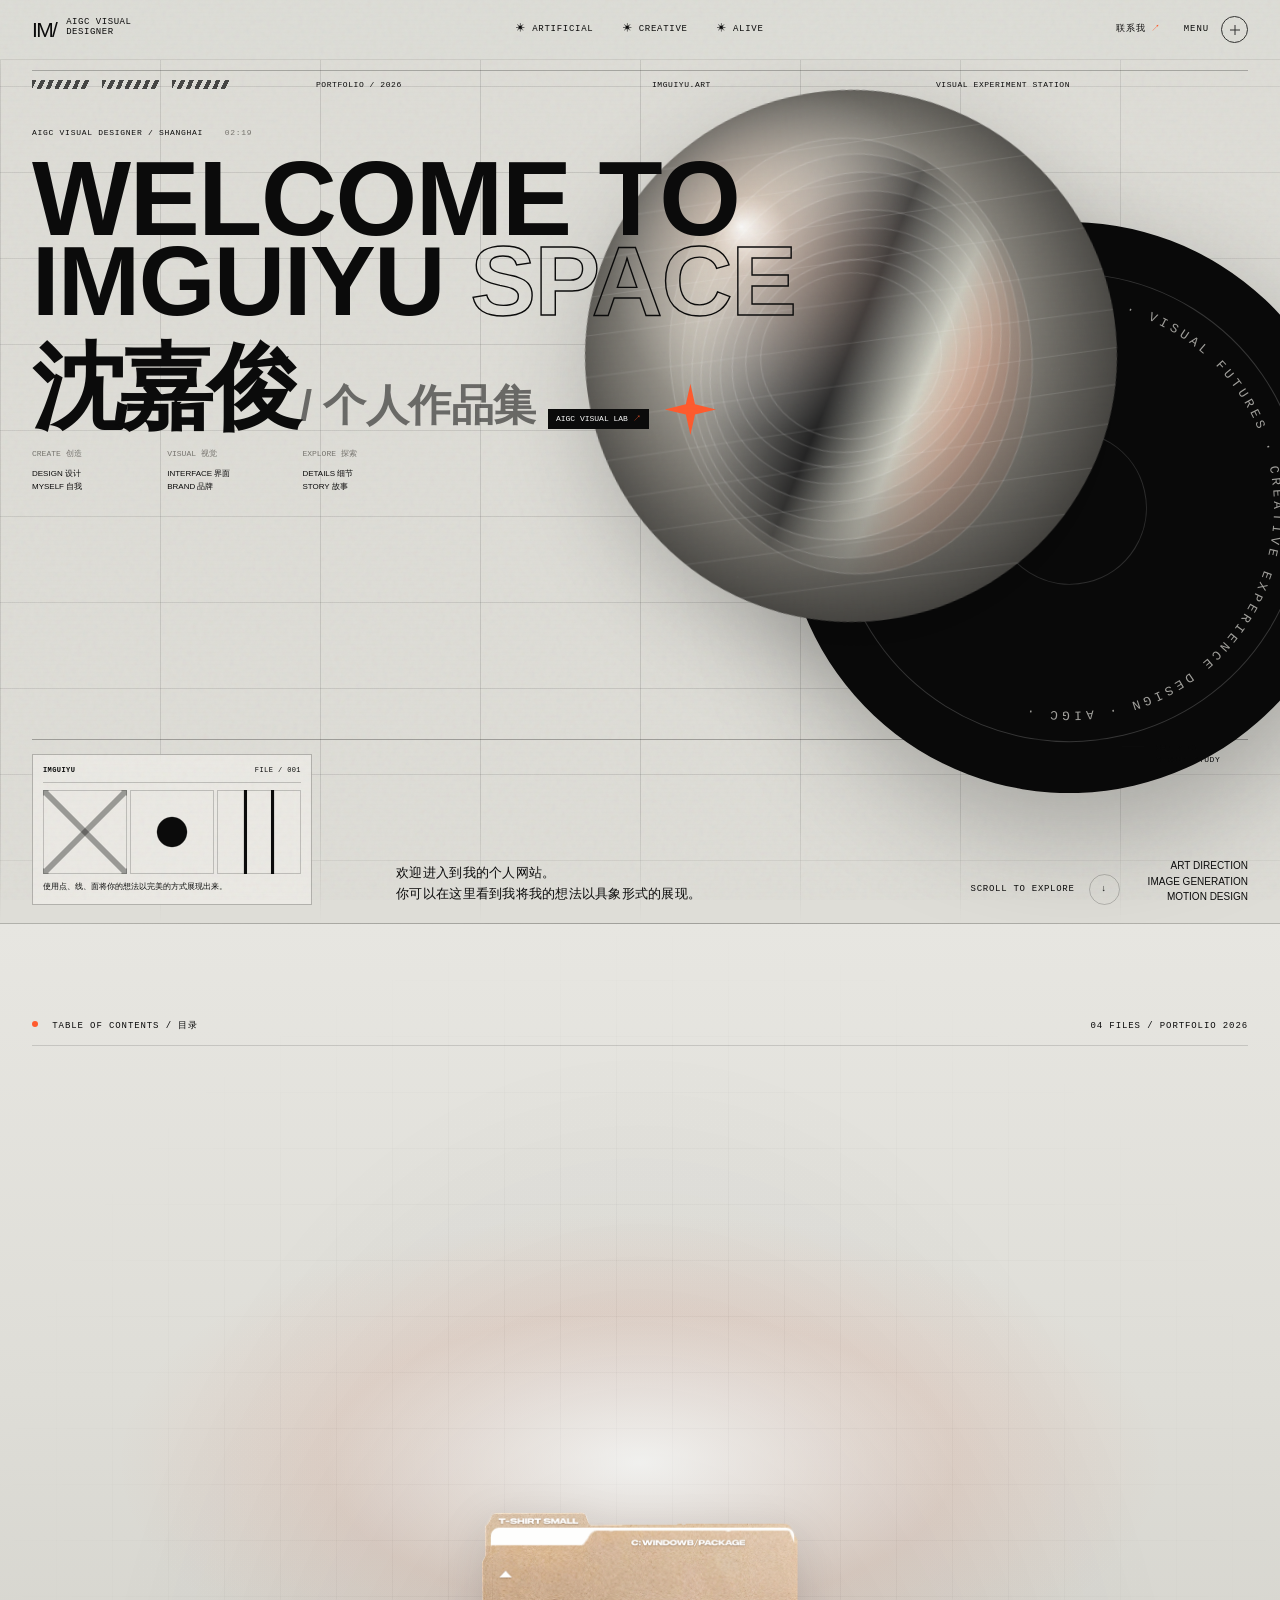
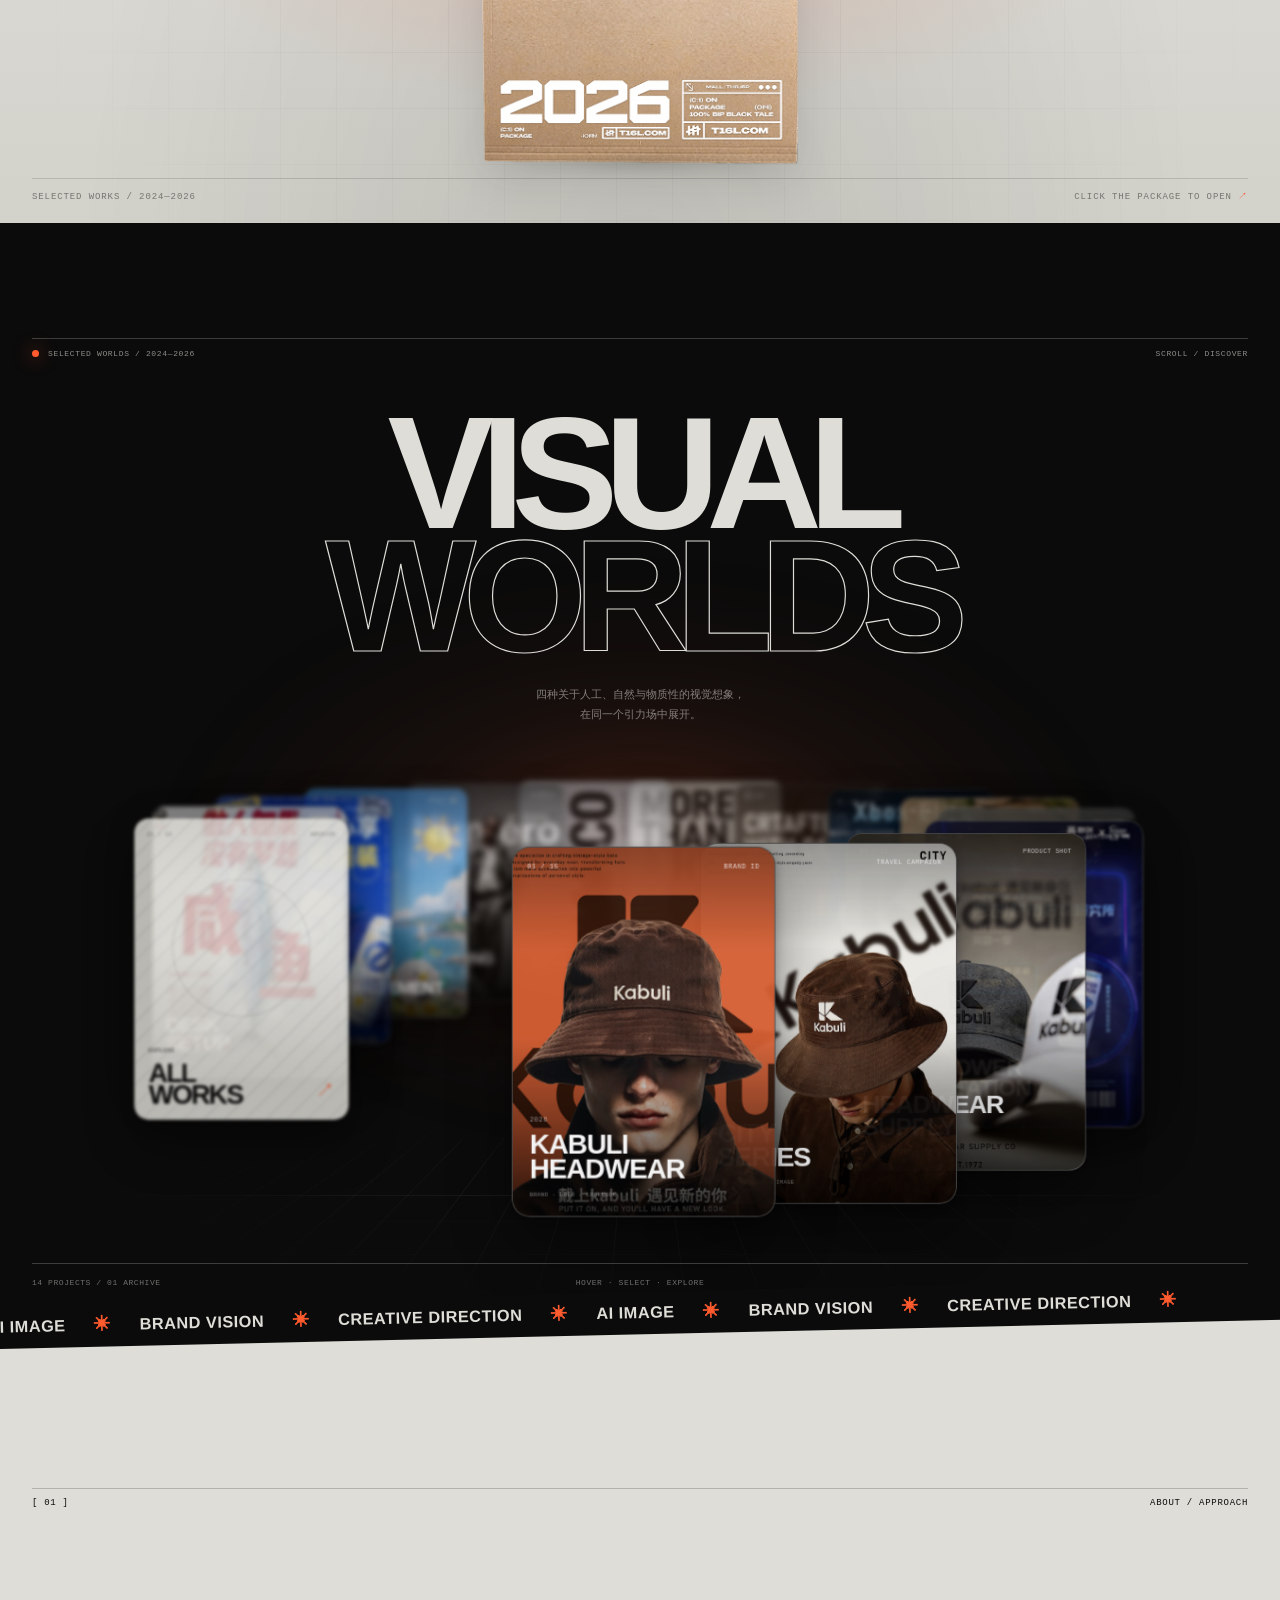
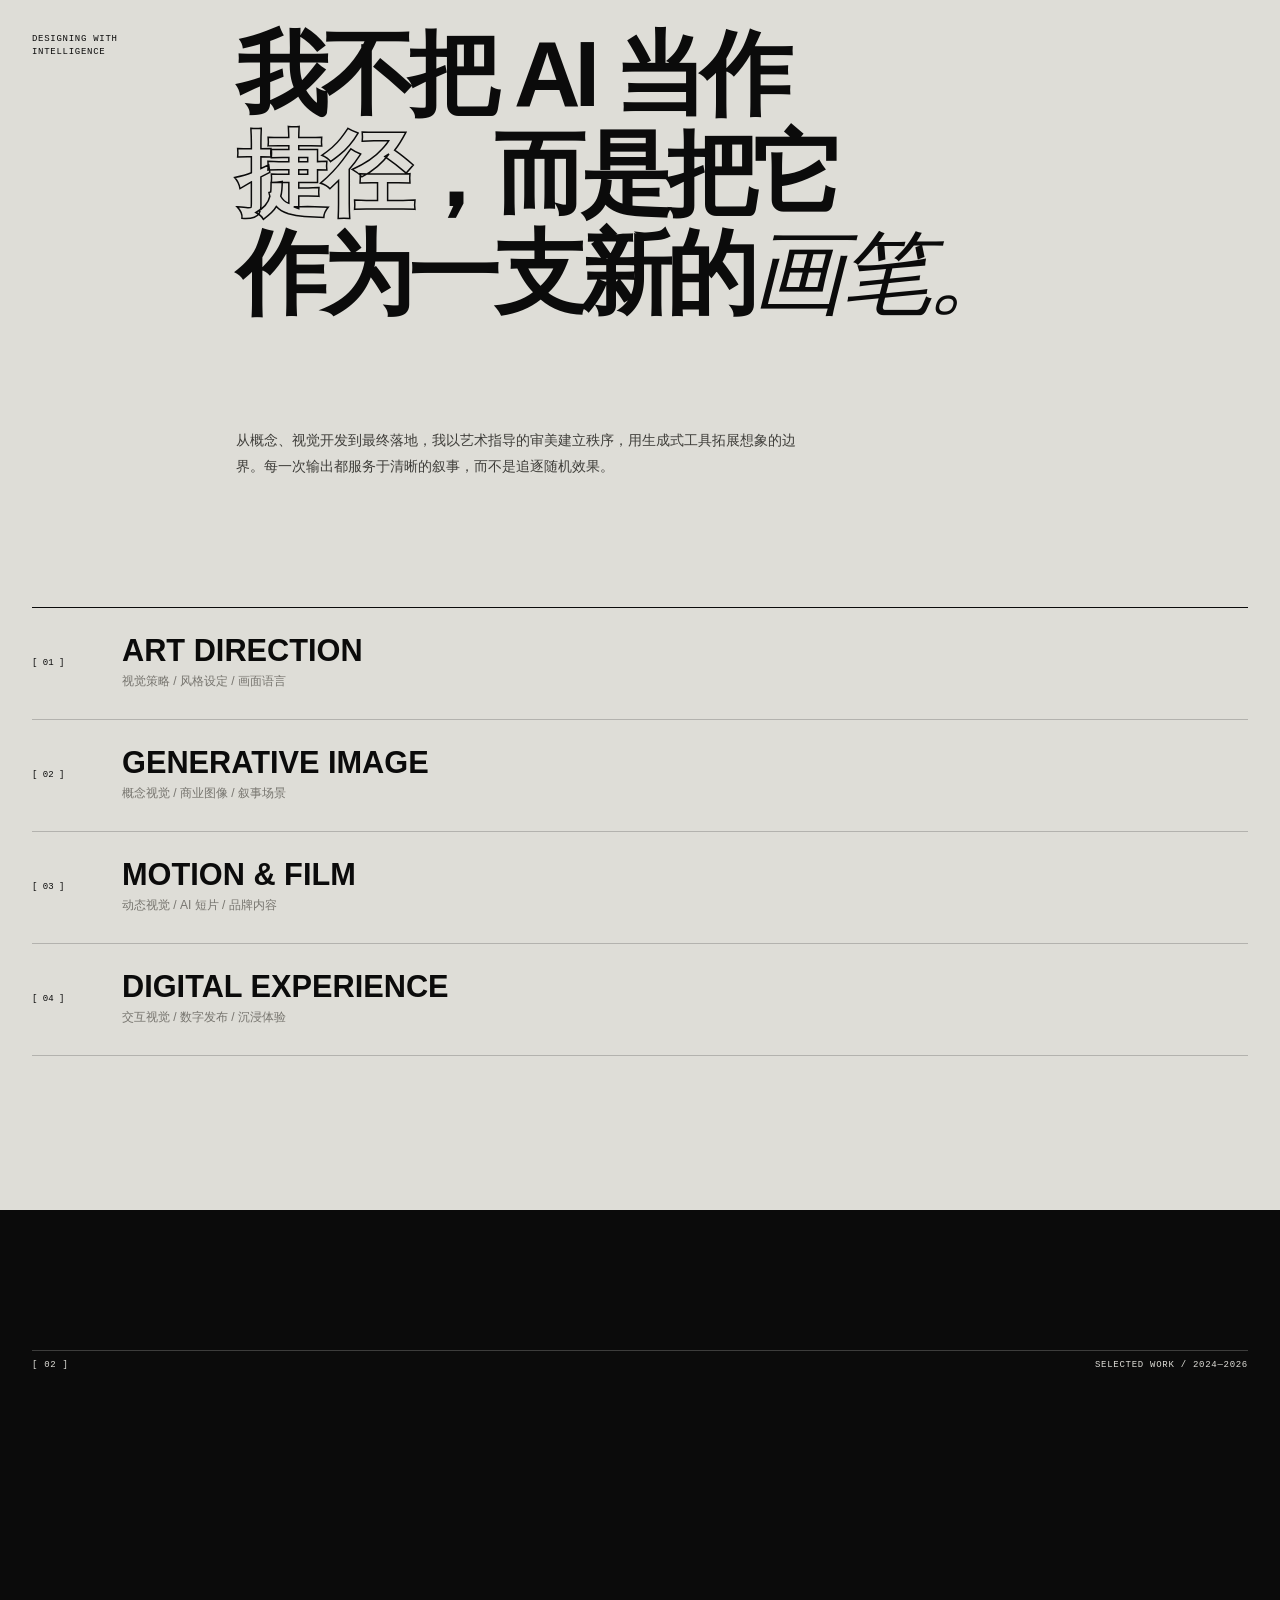
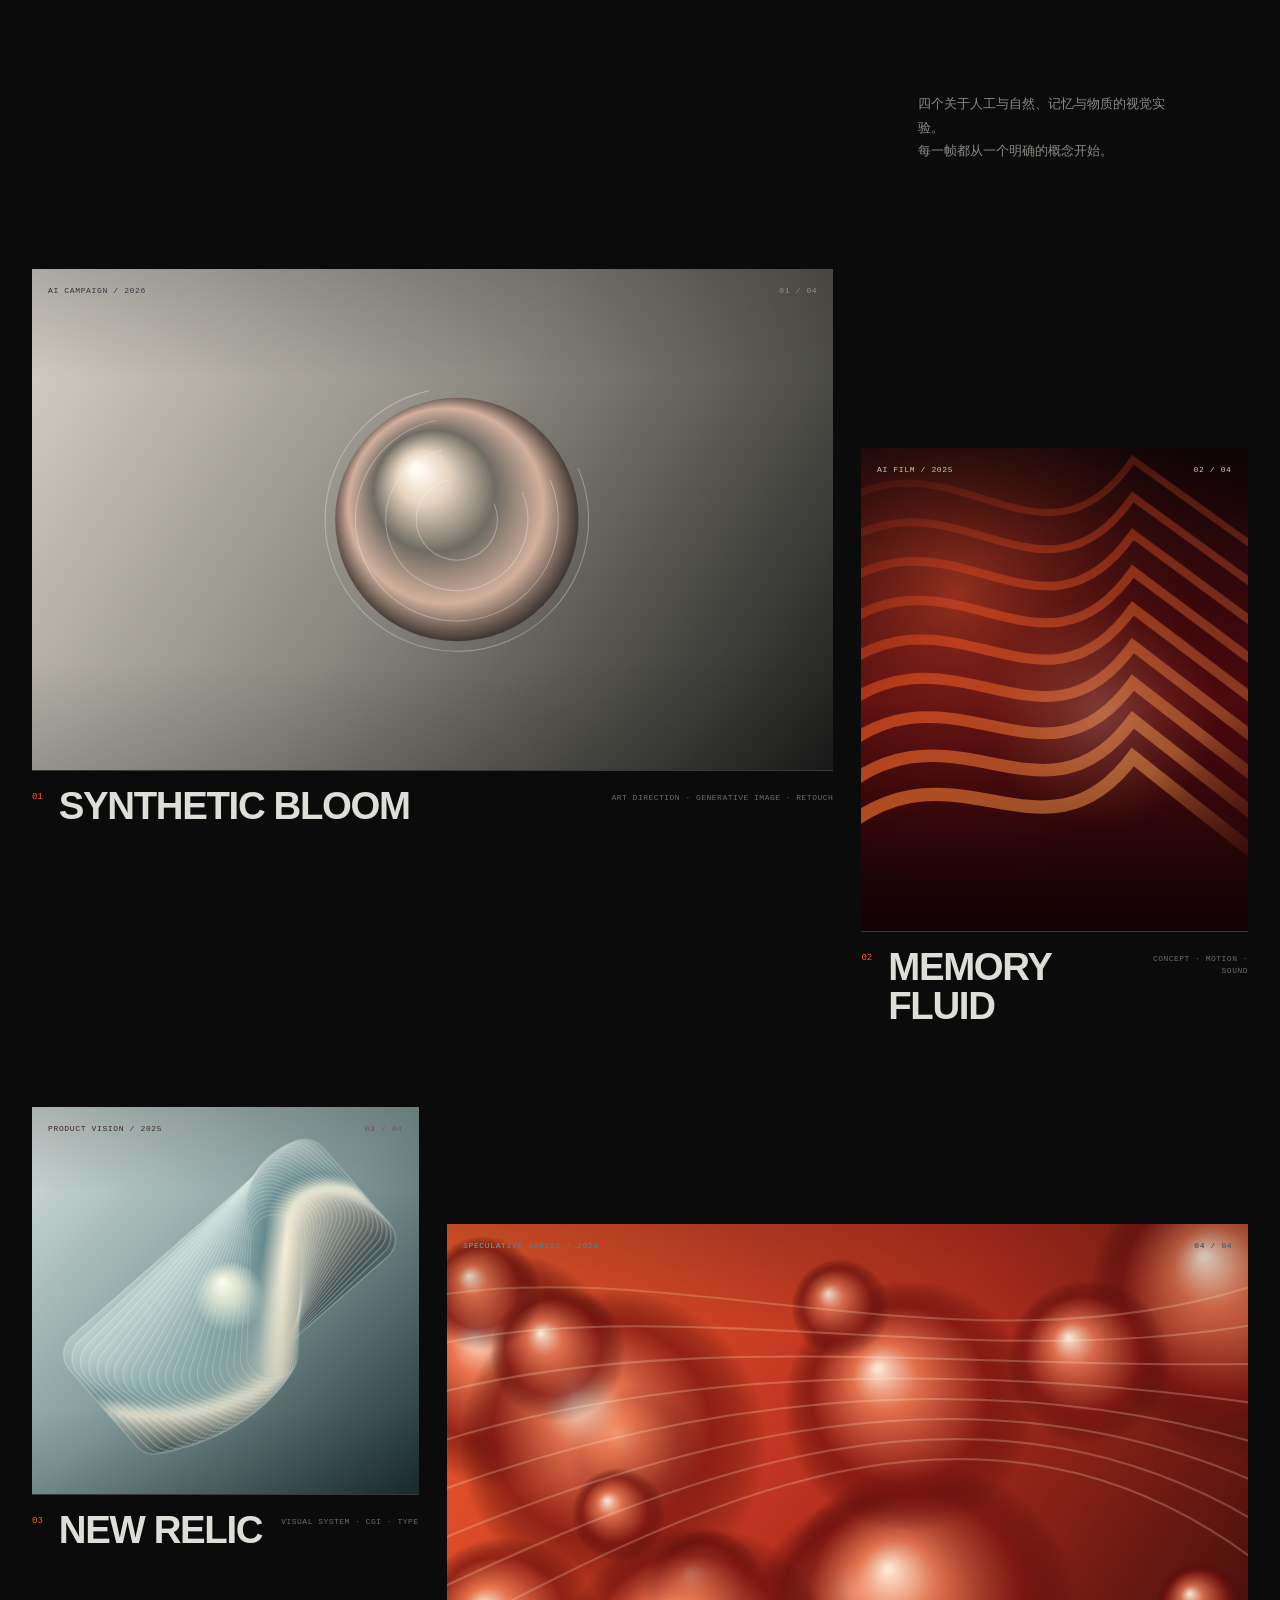
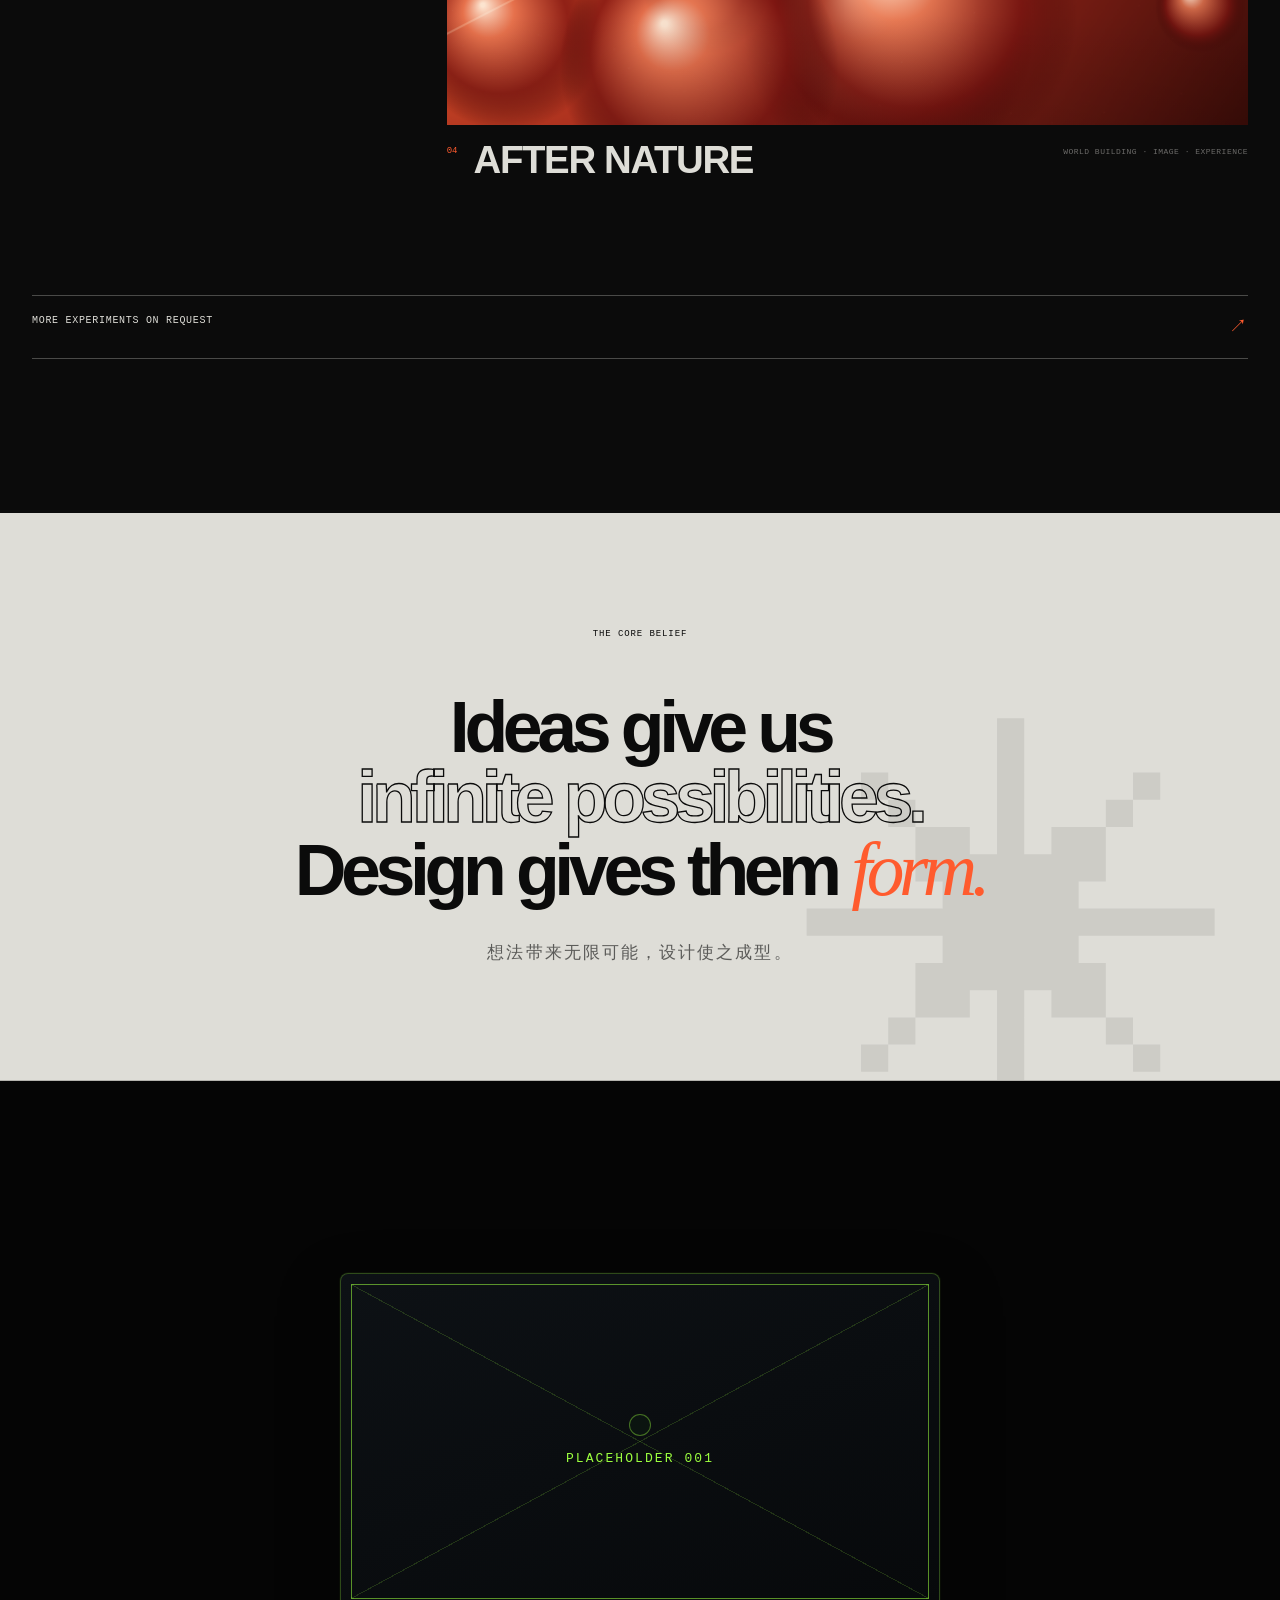
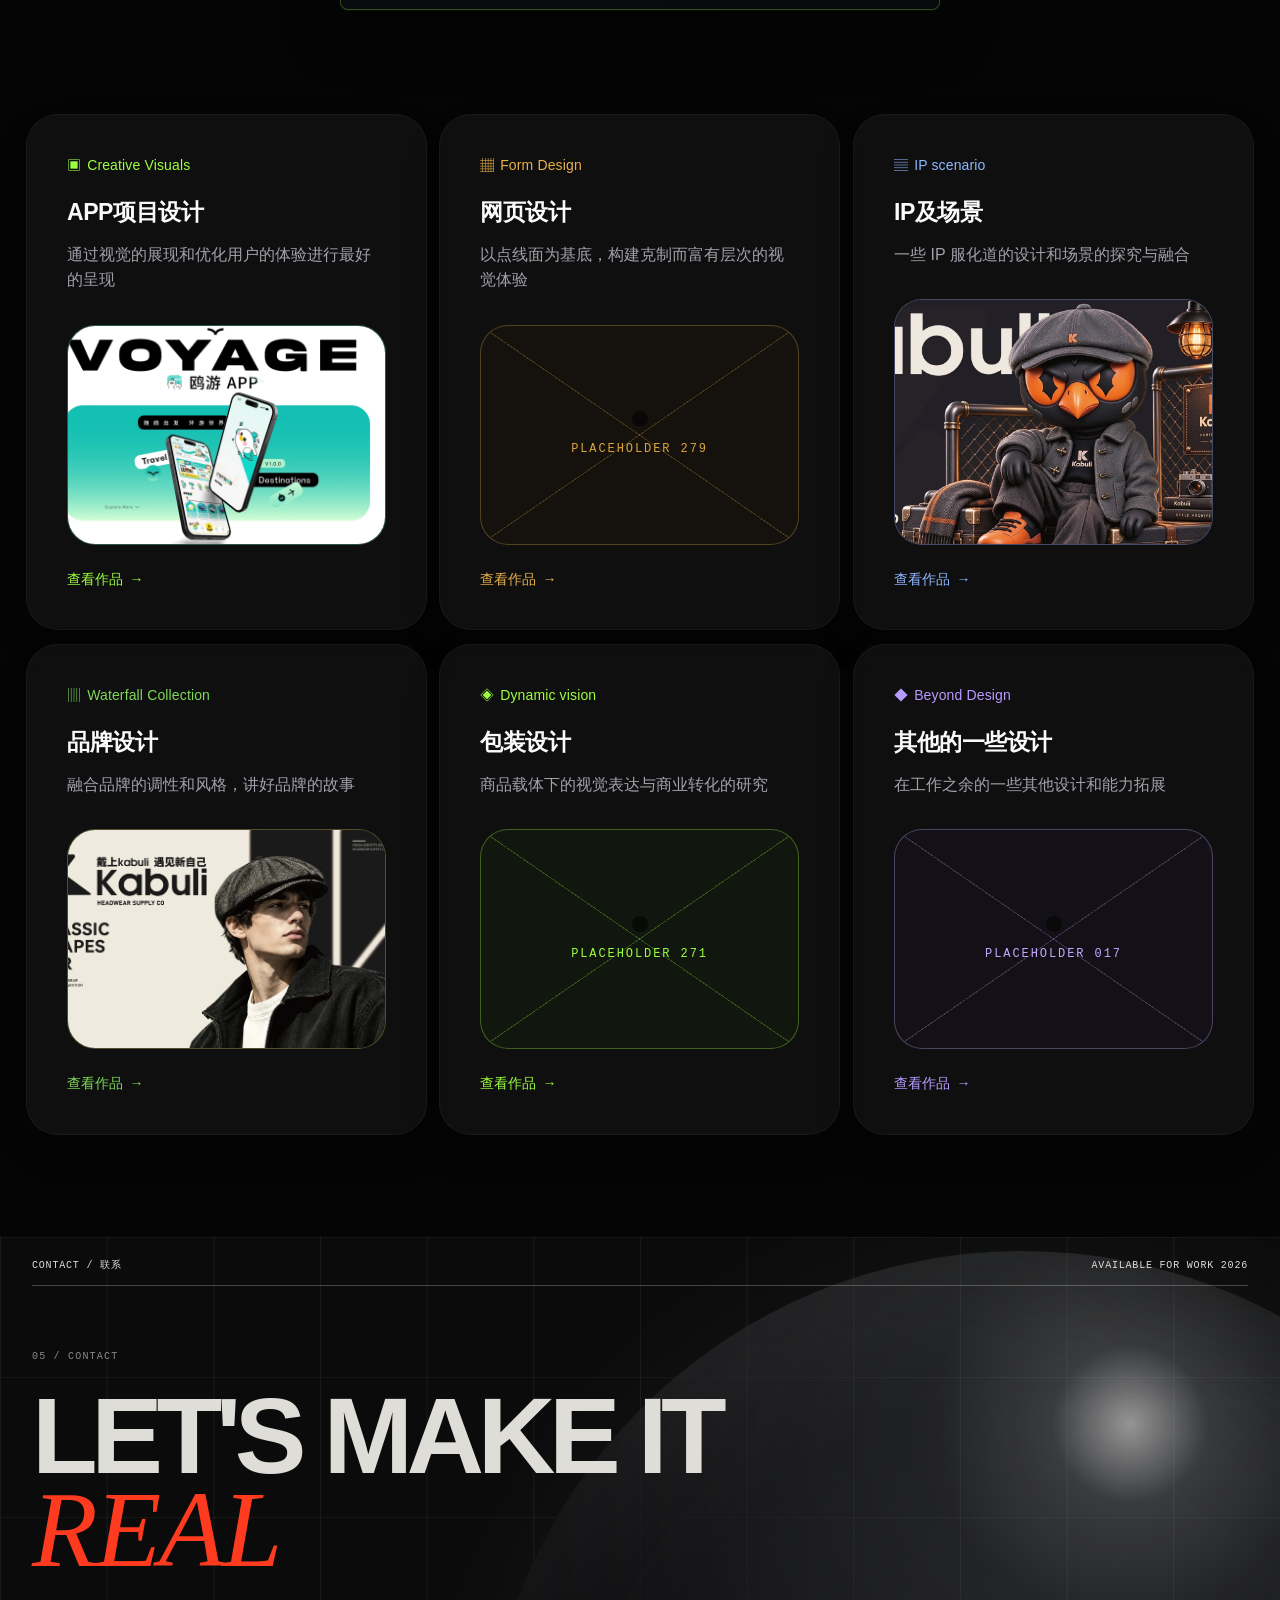
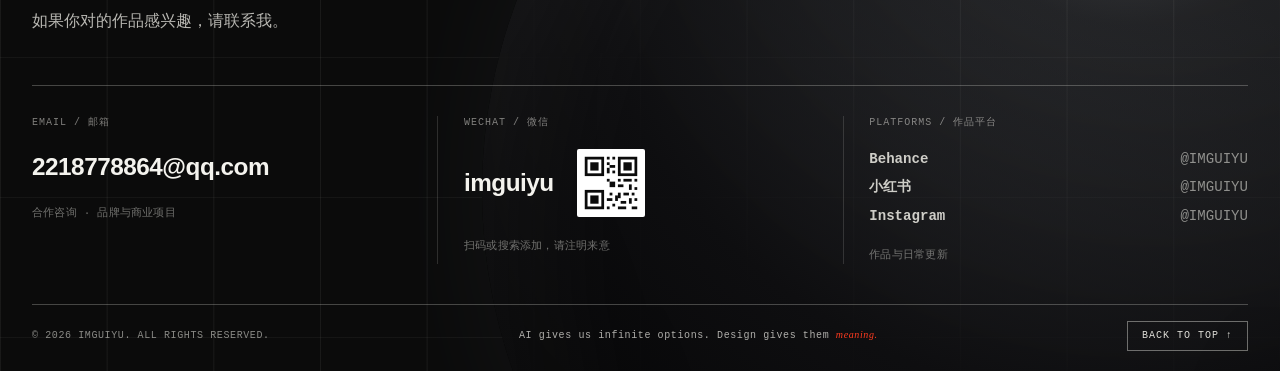
<file: index.html>
<!doctype html>
<html lang="zh-CN">
  <head>
    <meta charset="UTF-8" />
    <meta name="viewport" content="width=device-width, initial-scale=1.0" />
    <meta
      name="description"
      content="AIGC 视觉设计师个人作品集 —— 品牌视觉、生成式艺术、动态影像与数字体验。"
    />
    <meta name="theme-color" content="#deddd7" />
    <link
      rel="icon"
      href="data:image/svg+xml,%3Csvg xmlns='http://www.w3.org/2000/svg' viewBox='0 0 64 64'%3E%3Crect width='64' height='64' fill='%230b0b0b'/%3E%3Cpath d='M32 8l4.5 19.5L56 32l-19.5 4.5L32 56l-4.5-19.5L8 32l19.5-4.5z' fill='%23ff5b2e'/%3E%3C/svg%3E"
    />
    <title>AIGC Visual Designer — Portfolio 2026</title>
    <script>
      document.documentElement.classList.add("js");
    </script>
    <link rel="stylesheet" href="styles.css" />
  </head>
  <body>
    <div class="page-loader" aria-hidden="true">
      <div class="loader-top">
        <span>AIGC VISUAL SYSTEM</span>
        <span>SHANGHAI / 2026</span>
      </div>
      <div class="loader-center">
        <span class="loader-word">CREATING</span>
        <span class="loader-count">00</span>
      </div>
      <div class="loader-bottom">
        <span>GENERATIVE IMAGE / ART DIRECTION / MOTION</span>
        <span class="loader-progress"><i></i></span>
      </div>
    </div>

    <div class="noise" aria-hidden="true"></div>
    <canvas class="click-spark" aria-hidden="true"></canvas>
    <div class="cursor" aria-hidden="true"><span>VIEW</span></div>
    <div class="scroll-progress" aria-hidden="true"></div>

    <header class="site-header">
      <a class="brand" href="#top" aria-label="返回首页">
        <span class="brand-mark">IM/</span>
        <span class="brand-copy">AIGC VISUAL<br />DESIGNER</span>
      </a>

      <p class="availability">
        <span>✳ ARTIFICIAL</span>
        <span>✳ CREATIVE</span>
        <span>✳ ALIVE</span>
      </p>

      <div class="header-actions">
        <a class="header-contact" href="#contact">
          <span>联系我</span>
          <i aria-hidden="true">↗</i>
        </a>
        <button class="menu-toggle" type="button" aria-expanded="false" aria-controls="site-menu">
          <span class="menu-toggle-label">MENU</span>
          <span class="menu-toggle-icon" aria-hidden="true"></span>
        </button>
      </div>
    </header>

    <div class="menu-panel" id="site-menu" aria-hidden="true">
      <div class="menu-panel-top">
        <span>NAVIGATION</span>
        <span>PORTFOLIO / 2026</span>
      </div>
      <nav class="menu-nav" aria-label="主菜单">
        <a href="#top"><span>01</span>HOME</a>
        <a href="#about"><span>02</span>ABOUT</a>
        <a href="#works"><span>03</span>SELECTED WORKS</a>
        <a href="#contact"><span>04</span>CONTACT</a>
      </nav>
      <div class="menu-panel-bottom">
        <a href="mailto:hello@yourstudio.com">HELLO@YOURSTUDIO.COM</a>
        <div class="menu-socials">
          <a href="#" aria-label="小红书">RED</a>
          <a href="#" aria-label="Behance">BE</a>
          <a href="#" aria-label="Instagram">IG</a>
        </div>
      </div>
    </div>

    <main>
      <section class="hero" id="top" aria-labelledby="hero-title">
        <div class="hero-grid" aria-hidden="true"></div>

        <div class="hero-topline">
          <div class="hero-stripes" aria-hidden="true">
            <i></i><i></i><i></i>
          </div>
          <span>PORTFOLIO / 2026</span>
          <span>IMGUIYU.ART</span>
          <span>VISUAL EXPERIMENT STATION</span>
        </div>

        <div class="hero-main">
          <div class="hero-copy">
            <p class="hero-eyebrow">AIGC VISUAL DESIGNER / SHANGHAI <span id="local-time">00:00</span></p>

            <h1 class="hero-title" id="hero-title">
              <span class="hero-title-row">
                <span class="hero-title-inner">WELCOME TO</span>
              </span>
              <span class="hero-title-row">
                <span class="hero-title-inner">IMGUIYU <em>SPACE</em></span>
              </span>
            </h1>

            <div class="hero-subline">
              <span class="hero-name-line">
                <strong class="hero-name">沈嘉俊</strong>
                <span class="hero-name-sub">/ 个人作品集</span>
              </span>
              <span class="hero-badge">AIGC VISUAL LAB <i>↗</i></span>
            </div>

            <div class="hero-mini-columns">
              <p><span>CREATE 创造</span>DESIGN 设计<br />MYSELF 自我</p>
              <p><span>VISUAL 视觉</span>INTERFACE 界面<br />BRAND 品牌</p>
              <p><span>EXPLORE 探索</span>DETAILS 细节<br />STORY 故事</p>
            </div>
          </div>

          <div class="hero-visual" aria-hidden="true" data-cursor="MOVE">
            <div class="hero-disc">
              <span class="hero-disc-core"></span>
              <svg class="hero-disc-type" viewBox="0 0 520 520">
                <defs>
                  <path
                    id="hero-circle-path"
                    d="M260,260 m-206,0 a206,206 0 1,1 412,0 a206,206 0 1,1 -412,0"
                  />
                </defs>
                <text>
                  <textPath href="#hero-circle-path" startOffset="2%">
                    CREATIVE EXPERIENCE DESIGN · AIGC · VISUAL FUTURES · CREATIVE EXPERIENCE DESIGN · AIGC ·
                  </textPath>
                </text>
              </svg>
            </div>
            <div class="hero-canvas-wrap">
              <canvas id="hero-canvas"></canvas>
            </div>
            <span class="hero-star"></span>
            <span class="hero-art-code">OBJ / 01<br />CHROME STUDY</span>
          </div>
        </div>

        <div class="hero-bottom">
          <article class="hero-note-card">
            <div class="hero-note-head">
              <strong>IMGUIYU</strong>
              <span>FILE / 001</span>
            </div>
            <div class="hero-note-icons" aria-hidden="true">
              <i></i><i></i><i></i>
            </div>
            <p>
              使用点、线、面将你的想法以完美的方式展现出来。
            </p>
          </article>
          <p class="hero-intro">
            欢迎进入到我的个人网站。<br />
            你可以在这里看到我将我的想法以具象形式的展现。
          </p>
          <a class="scroll-cue" href="#index" aria-label="向下浏览目录" data-magnetic>
            <span>SCROLL TO EXPLORE</span>
            <span class="scroll-cue-arrow">↓</span>
          </a>
          <p class="hero-discipline">ART DIRECTION<br />IMAGE GENERATION<br />MOTION DESIGN</p>
        </div>
      </section>

      <section class="index-desk" id="index" aria-labelledby="index-title">
        <div class="index-desk-grid" aria-hidden="true"></div>
        <div class="index-desk-glow" aria-hidden="true"></div>

        <div class="index-desk-top">
          <span><i></i> TABLE OF CONTENTS / 目录</span>
          <span>04 FILES / PORTFOLIO 2026</span>
        </div>

        <h2 class="visually-hidden" id="index-title">作品目录</h2>

        <div class="index-stage">
          <div class="index-papers" id="index-papers" aria-hidden="true">
            <a
              class="index-paper"
              href="#work/bloom"
              draggable="false"
              data-project-open
              data-cursor="VIEW"
              data-art="bloom"
              aria-label="查看 UI 设计"
            >
              <span class="index-paper-sheet index-paper-sheet-img">
                <img
                  src="assets/index-01.png"
                  alt="01 UI设计 2026 / app项目设计 / 网页设计 / 动效设计"
                  draggable="false"
                />
              </span>
            </a>

            <a
              class="index-paper"
              href="#work/memory"
              draggable="false"
              data-project-open
              data-cursor="VIEW"
              data-art="memory"
              aria-label="查看平面设计"
            >
              <span class="index-paper-sheet index-paper-sheet-img">
                <img
                  src="assets/index-02.png"
                  alt="02 平面设计 2026 / 品牌设计 / ip设计 / 包装设计"
                  draggable="false"
                />
              </span>
            </a>

            <a
              class="index-paper"
              href="#work/relic"
              draggable="false"
              data-project-open
              data-cursor="VIEW"
              data-art="relic"
              aria-label="查看电商设计"
            >
              <span class="index-paper-sheet index-paper-sheet-img">
                <img
                  src="assets/index-03.png"
                  alt="03 电商设计 2026 / 国内外电商设计 / H5设计"
                  draggable="false"
                />
              </span>
            </a>

            <a
              class="index-paper"
              href="#work/nature"
              draggable="false"
              data-project-open
              data-cursor="VIEW"
              data-art="nature"
              aria-label="查看其他设计"
            >
              <span class="index-paper-sheet index-paper-sheet-img">
                <img
                  src="assets/index-04.png"
                  alt="04 其他设计 2026 / 字体设计 / 海报设计 / 三维设计"
                  draggable="false"
                />
              </span>
            </a>
          </div>

          <button
            class="index-folder"
            type="button"
            aria-expanded="false"
            aria-controls="index-papers"
            aria-label="打开作品目录"
            data-cursor="OPEN"
          >
            <span class="index-folder-papers" aria-hidden="true">
              <i></i><i></i><i></i>
            </span>
            <img class="index-folder-img" src="assets/folder.png" alt="" draggable="false" />
            <img
              class="index-folder-empty"
              src="assets/folder-empty.png"
              alt=""
              draggable="false"
            />
          </button>
        </div>

        <div class="index-desk-foot">
          <span>SELECTED WORKS / 2024—2026</span>
          <span class="index-foot-open">CLICK THE PACKAGE TO OPEN <i>↗</i></span>
          <span class="index-foot-close">CLICK AGAIN TO CLOSE <i>↙</i></span>
        </div>
      </section>

      <section class="featured" id="featured" aria-labelledby="featured-title">
        <div class="featured-heading">
          <div class="featured-kicker">
            <span><i></i> SELECTED WORLDS / 2024—2026</span>
            <span>SCROLL / DISCOVER</span>
          </div>
          <h2 id="featured-title" class="reveal">
            VISUAL<br /><span>WORLDS</span>
          </h2>
          <p class="reveal">
            四种关于人工、自然与物质性的视觉想象，<br />
            在同一个引力场中展开。
          </p>
        </div>

        <div class="showcase-stage">
          <div class="stage-grid" aria-hidden="true"></div>
          <div class="fan-orbit" aria-hidden="true">
            <span></span>
          </div>

          <div class="fan-deck" id="fan-deck"></div>
        </div>

        <div class="featured-footer">
          <span>14 PROJECTS / 01 ARCHIVE</span>
          <span>HOVER · SELECT · EXPLORE</span>
          <a href="#works">VIEW ALL WORK <i>↓</i></a>
        </div>
      </section>

      <div class="ticker" aria-hidden="true">
        <div class="ticker-track">
          <span>AI IMAGE</span><i>✳</i><span>BRAND VISION</span><i>✳</i><span>CREATIVE DIRECTION</span><i>✳</i>
          <span>AI IMAGE</span><i>✳</i><span>BRAND VISION</span><i>✳</i><span>CREATIVE DIRECTION</span><i>✳</i>
        </div>
      </div>

      <section class="manifesto section-shell" id="about" aria-labelledby="about-title">
        <div class="section-index reveal">
          <span>[ 01 ]</span>
          <span>ABOUT / APPROACH</span>
        </div>

        <div class="manifesto-body">
          <p class="eyebrow reveal">DESIGNING WITH INTELLIGENCE</p>
          <h2 class="manifesto-title reveal" id="about-title">
            我不把 AI 当作<br />
            <span class="outline-word">捷径</span>，而是把它<br />
            作为一支新的<span class="serif-accent">画笔。</span>
          </h2>
          <p class="manifesto-copy reveal">
            从概念、视觉开发到最终落地，我以艺术指导的审美建立秩序，用生成式工具拓展想象的边界。每一次输出都服务于清晰的叙事，而不是追逐随机效果。
          </p>
        </div>

        <div class="capability-list">
          <article class="capability reveal">
            <span>[ 01 ]</span>
            <div>
              <h3>ART DIRECTION</h3>
              <p>视觉策略 / 风格设定 / 画面语言</p>
            </div>
            <span class="capability-icon">↗</span>
          </article>
          <article class="capability reveal">
            <span>[ 02 ]</span>
            <div>
              <h3>GENERATIVE IMAGE</h3>
              <p>概念视觉 / 商业图像 / 叙事场景</p>
            </div>
            <span class="capability-icon">↗</span>
          </article>
          <article class="capability reveal">
            <span>[ 03 ]</span>
            <div>
              <h3>MOTION & FILM</h3>
              <p>动态视觉 / AI 短片 / 品牌内容</p>
            </div>
            <span class="capability-icon">↗</span>
          </article>
          <article class="capability reveal">
            <span>[ 04 ]</span>
            <div>
              <h3>DIGITAL EXPERIENCE</h3>
              <p>交互视觉 / 数字发布 / 沉浸体验</p>
            </div>
            <span class="capability-icon">↗</span>
          </article>
        </div>
      </section>

      <section class="works section-shell" id="works" aria-labelledby="works-title">
        <div class="section-index reveal">
          <span>[ 02 ]</span>
          <span>SELECTED WORK / 2024—2026</span>
        </div>

        <div class="works-heading">
          <h2 id="works-title" class="reveal">SELECTED<br /><span>WORKS</span></h2>
          <p class="reveal">
            四个关于人工与自然、记忆与物质的视觉实验。<br />
            每一帧都从一个明确的概念开始。
          </p>
        </div>

        <div class="project-grid">
          <article
            class="project project-wide project-light reveal"
            data-cursor="OPEN"
            data-project="SYNTHETIC BLOOM"
            data-art="bloom"
            data-year="2026"
            data-discipline="AI CAMPAIGN"
            data-description="以人工培育的发光花体为核心，建立一套介于自然物与合成材料之间的品牌视觉世界。"
          >
            <a class="project-link" href="#work/bloom" draggable="false" aria-label="查看项目 Synthetic Bloom" data-project-open>
              <div class="project-media">
                <canvas class="project-canvas" data-art="bloom" aria-hidden="true"></canvas>
                <div class="project-media-top">
                  <span>AI CAMPAIGN / 2026</span>
                  <span>01 / 04</span>
                </div>
                <span class="project-open">VIEW<br />CASE ↗</span>
              </div>
              <div class="project-caption">
                <div>
                  <span class="project-no">01</span>
                  <h3>SYNTHETIC BLOOM</h3>
                </div>
                <p>ART DIRECTION · GENERATIVE IMAGE · RETOUCH</p>
              </div>
            </a>
          </article>

          <article
            class="project project-tall project-dark reveal"
            data-cursor="OPEN"
            data-project="MEMORY FLUID"
            data-art="memory"
            data-year="2025"
            data-discipline="AI FILM"
            data-description="将记忆转译为持续变形的流体结构，用缓慢运动与失焦画面制造一种近在眼前却无法抓住的情绪。"
          >
            <a class="project-link" href="#work/memory" draggable="false" aria-label="查看项目 Memory Fluid" data-project-open>
              <div class="project-media">
                <canvas class="project-canvas" data-art="memory" aria-hidden="true"></canvas>
                <div class="project-media-top">
                  <span>AI FILM / 2025</span>
                  <span>02 / 04</span>
                </div>
                <span class="project-open">VIEW<br />CASE ↗</span>
              </div>
              <div class="project-caption">
                <div>
                  <span class="project-no">02</span>
                  <h3>MEMORY FLUID</h3>
                </div>
                <p>CONCEPT · MOTION · SOUND</p>
              </div>
            </a>
          </article>

          <article
            class="project project-square project-cool reveal"
            data-cursor="OPEN"
            data-project="NEW RELIC"
            data-art="relic"
            data-year="2025"
            data-discipline="PRODUCT VISION"
            data-description="把未来器物设计成某种考古遗存，以半透明层片、金属微光和冷静构图探索数字物质性的美学。"
          >
            <a class="project-link" href="#work/relic" draggable="false" aria-label="查看项目 New Relic" data-project-open>
              <div class="project-media">
                <canvas class="project-canvas" data-art="relic" aria-hidden="true"></canvas>
                <div class="project-media-top">
                  <span>PRODUCT VISION / 2025</span>
                  <span>03 / 04</span>
                </div>
                <span class="project-open">VIEW<br />CASE ↗</span>
              </div>
              <div class="project-caption">
                <div>
                  <span class="project-no">03</span>
                  <h3>NEW RELIC</h3>
                </div>
                <p>VISUAL SYSTEM · CGI · TYPE</p>
              </div>
            </a>
          </article>

          <article
            class="project project-wide project-red reveal"
            data-cursor="OPEN"
            data-project="AFTER NATURE"
            data-art="nature"
            data-year="2024"
            data-discipline="SPECULATIVE SERIES"
            data-description="一个发生在自然之后的生态想象：有机体、光与热在未知环境中重新组合，形成新的物种秩序。"
          >
            <a class="project-link" href="#work/nature" draggable="false" aria-label="查看项目 After Nature" data-project-open>
              <div class="project-media">
                <canvas class="project-canvas" data-art="nature" aria-hidden="true"></canvas>
                <div class="project-media-top">
                  <span>SPECULATIVE SERIES / 2024</span>
                  <span>04 / 04</span>
                </div>
                <span class="project-open">VIEW<br />CASE ↗</span>
              </div>
              <div class="project-caption">
                <div>
                  <span class="project-no">04</span>
                  <h3>AFTER NATURE</h3>
                </div>
                <p>WORLD BUILDING · IMAGE · EXPERIENCE</p>
              </div>
            </a>
          </article>
        </div>

        <a class="all-projects-link reveal" href="#contact">
          <span>MORE EXPERIMENTS ON REQUEST</span>
          <span>↗</span>
        </a>
      </section>

      <section class="statement" aria-label="设计理念">
        <p class="statement-kicker reveal">THE CORE BELIEF</p>
        <blockquote class="reveal">
          Ideas give us<br />
          <span>infinite possibilities.</span><br />
          Design gives them <em>form.</em>
        </blockquote>
        <p class="statement-cn reveal">想法带来无限可能，设计使之成型。</p>
        <span class="statement-mark" aria-hidden="true">✳</span>
      </section>

      <section class="signal" id="signal" aria-labelledby="signal-title">
        <div class="signal-feature-wrap reveal">
          <div class="signal-feature">
            <span class="signal-feature-inner">
              <i class="signal-dot" aria-hidden="true"></i>
              <span>PLACEHOLDER 001</span>
            </span>
          </div>
          <h2 class="signal-sub reveal" id="signal-title">一些有趣的创意化内容探索</h2>
        </div>

        <div class="signal-grid">
          <article class="signal-card reveal" style="--accent: #9cff3f; --media: #5fd3b4">
            <a class="signal-card-hit" href="creative-visuals.html" aria-label="进入创意视觉作品页"></a>
            <span class="signal-tag"><i>▣</i> Creative Visuals</span>
            <h3>APP项目设计</h3>
            <p>通过视觉的展现和优化用户的体验进行最好的呈现</p>
            <div class="signal-media signal-media-photo">
              <img
                src="assets/voyage-app.webp"
                alt="Voyage 鸥幸 APP 项目设计"
                width="1600"
                height="900"
                loading="lazy"
                decoding="async"
              />
            </div>
            <a class="signal-more" href="creative-visuals.html">查看作品 <i>→</i></a>
          </article>

          <article class="signal-card reveal" style="--accent: #e8b04b; --media: #d9a441">
            <a class="signal-card-hit" href="form-design.html" aria-label="进入构成设计作品页"></a>
            <span class="signal-tag"><i>▦</i> Form Design</span>
            <h3>网页设计</h3>
            <p>以点线面为基底，构建克制而富有层次的视觉体验</p>
            <div class="signal-media"><span>PLACEHOLDER 279</span></div>
            <a class="signal-more" href="form-design.html">查看作品 <i>→</i></a>
          </article>

          <article class="signal-card reveal" style="--accent: #8fb7ff; --media: #a5b4fc">
            <a class="signal-card-hit" href="ip-scenario.html" aria-label="进入 IP 及场景作品页"></a>
            <span class="signal-tag"><i>▤</i> IP scenario</span>
            <h3>IP及场景</h3>
            <p>一些 IP 服化道的设计和场景的探究与融合</p>
            <div class="signal-media signal-media-photo">
              <img
                src="assets/kabuli-character-ip.webp"
                alt="Kabuli 角色 IP 设计与场景"
                width="1600"
                height="780"
                loading="lazy"
                decoding="async"
              />
            </div>
            <a class="signal-more" href="ip-scenario.html">查看作品 <i>→</i></a>
          </article>

          <article class="signal-card reveal" style="--accent: #7ed957; --media: #d6c24a">
            <a class="signal-card-hit" href="work-projects.html" aria-label="进入工作项目作品页"></a>
            <span class="signal-tag"><i>▥</i> Waterfall Collection</span>
            <h3>品牌设计</h3>
            <p>融合品牌的调性和风格，讲好品牌的故事</p>
            <div class="signal-media signal-media-photo">
              <img
                src="assets/kabuli-brand.webp"
                alt="Kabuli Headwear 品牌视觉设计"
                width="1600"
                height="901"
                loading="lazy"
                decoding="async"
              />
            </div>
            <a class="signal-more" href="work-projects.html">查看作品 <i>→</i></a>
          </article>

          <article class="signal-card reveal" style="--accent: #9cff3f; --media: #9cff3f">
            <a class="signal-card-hit" href="dynamic-vision.html" aria-label="进入动态视觉作品页"></a>
            <span class="signal-tag"><i>◈</i> Dynamic vision</span>
            <h3>包装设计</h3>
            <p>商品载体下的视觉表达与商业转化的研究</p>
            <div class="signal-media"><span>PLACEHOLDER 271</span></div>
            <a class="signal-more" href="dynamic-vision.html">查看作品 <i>→</i></a>
          </article>

          <article class="signal-card reveal" style="--accent: #b79cff; --media: #c4a7ff">
            <a class="signal-card-hit" href="beyond-design.html" aria-label="进入设计之外作品页"></a>
            <span class="signal-tag"><i>◆</i> Beyond Design</span>
            <h3>其他的一些设计</h3>
            <p>在工作之余的一些其他设计和能力拓展</p>
            <div class="signal-media"><span>PLACEHOLDER 017</span></div>
            <a class="signal-more" href="beyond-design.html">查看作品 <i>→</i></a>
          </article>
        </div>
      </section>

      <footer class="contact" id="contact">
        <div class="contact-grid-bg" aria-hidden="true"></div>
        <div class="contact-sphere" aria-hidden="true"></div>

        <div class="contact-top">
          <span>CONTACT / 联系</span>
          <span>AVAILABLE FOR WORK 2026</span>
        </div>

        <div class="contact-main">
          <p class="contact-index">05 / CONTACT</p>
          <a class="contact-title" href="mailto:hi@imguiyu.com" aria-label="发送邮件联系我">
            <span class="contact-title-line">LET'S MAKE IT</span>
            <span class="contact-title-line contact-title-real"><em>REAL</em></span>
          </a>
          <p class="contact-lede">如果你对的作品感兴趣，请联系我。</p>
        </div>

        <div class="contact-details">
          <div class="contact-col">
            <span class="contact-label">EMAIL / 邮箱</span>
            <a class="contact-strong" href="mailto:hi@imguiyu.com">2218778864@qq.com</a>
            <p class="contact-note">合作咨询 · 品牌与商业项目</p>
          </div>

          <div class="contact-col">
            <span class="contact-label">WECHAT / 微信</span>
            <div class="contact-wechat">
              <strong class="contact-strong">imguiyu</strong>
              <span class="contact-qr" aria-hidden="true">
                <svg viewBox="0 0 84 84" role="presentation">
                  <rect width="84" height="84" fill="#fff" />
                  <g fill="#0b0b0b">
                    <rect x="4" y="4" width="28" height="28" />
                    <rect x="8" y="8" width="20" height="20" fill="#fff" />
                    <rect x="12" y="12" width="12" height="12" />
                    <rect x="52" y="4" width="28" height="28" />
                    <rect x="56" y="8" width="20" height="20" fill="#fff" />
                    <rect x="60" y="12" width="12" height="12" />
                    <rect x="4" y="52" width="28" height="28" />
                    <rect x="8" y="56" width="20" height="20" fill="#fff" />
                    <rect x="12" y="60" width="12" height="12" />
                    <rect x="36" y="4" width="4" height="4" />
                    <rect x="44" y="4" width="4" height="4" />
                    <rect x="36" y="12" width="4" height="4" />
                    <rect x="40" y="16" width="8" height="4" />
                    <rect x="36" y="20" width="4" height="8" />
                    <rect x="44" y="24" width="4" height="4" />
                    <rect x="36" y="36" width="4" height="4" />
                    <rect x="40" y="40" width="8" height="8" />
                    <rect x="52" y="36" width="4" height="4" />
                    <rect x="60" y="36" width="12" height="4" />
                    <rect x="76" y="36" width="4" height="4" />
                    <rect x="52" y="44" width="8" height="4" />
                    <rect x="68" y="44" width="4" height="8" />
                    <rect x="76" y="48" width="4" height="4" />
                    <rect x="52" y="56" width="4" height="8" />
                    <rect x="60" y="56" width="8" height="4" />
                    <rect x="72" y="56" width="4" height="4" />
                    <rect x="40" y="56" width="4" height="4" />
                    <rect x="36" y="64" width="8" height="4" />
                    <rect x="48" y="60" width="4" height="8" />
                    <rect x="56" y="68" width="8" height="4" />
                    <rect x="68" y="64" width="4" height="8" />
                    <rect x="76" y="64" width="4" height="4" />
                    <rect x="36" y="76" width="4" height="4" />
                    <rect x="44" y="72" width="4" height="4" />
                    <rect x="52" y="76" width="12" height="4" />
                    <rect x="72" y="76" width="8" height="4" />
                  </g>
                </svg>
              </span>
            </div>
            <p class="contact-note">扫码或搜索添加，请注明来意</p>
          </div>

          <div class="contact-col">
            <span class="contact-label">PLATFORMS / 作品平台</span>
            <ul class="contact-platforms">
              <li><a href="#"><b>Behance</b><span>@IMGUIYU</span></a></li>
              <li><a href="#"><b>小红书</b><span>@IMGUIYU</span></a></li>
              <li><a href="#"><b>Instagram</b><span>@IMGUIYU</span></a></li>
            </ul>
            <p class="contact-note">作品与日常更新</p>
          </div>
        </div>

        <div class="contact-bottom">
          <span>© 2026 IMGUIYU. ALL RIGHTS RESERVED.</span>
          <span class="contact-quote">AI gives us infinite options. Design gives them <em>meaning.</em></span>
          <a class="back-to-top" href="#top">BACK TO TOP ↑</a>
        </div>
      </footer>
    </main>

    <section
      class="case-study"
      id="case-study"
      role="dialog"
      aria-modal="true"
      aria-labelledby="case-title"
      aria-hidden="true"
      tabindex="-1"
    >
      <div class="case-scroll" data-case-scroll>
        <header class="case-bar">
          <button class="case-back" type="button" data-case-close>
            <span class="case-back-arrow" aria-hidden="true">←</span>
            <span>BACK TO INDEX</span>
          </button>
          <span class="case-bar-center">
            <i aria-hidden="true"></i>
            CASE STUDY
            <span id="case-progress">01 / 04</span>
          </span>
          <button class="case-close" type="button" aria-label="关闭案例" data-case-close>
            <span>CLOSE</span>
            <i aria-hidden="true"></i>
          </button>
        </header>

        <article class="case-hero">
          <div class="case-hero-media">
            <canvas id="case-canvas" aria-hidden="true"></canvas>
          </div>
          <div class="case-hero-grid" aria-hidden="true"></div>
          <div class="case-hero-media-top">
            <span id="case-art-label">AI CAMPAIGN / 01</span>
            <span>IMG / <span id="case-hero-year">2026</span></span>
          </div>

          <div class="case-hero-copy">
            <div class="case-hero-kicker">
              <span id="case-kicker">AI CAMPAIGN / BRAND WORLD</span>
              <span id="case-year">2026</span>
            </div>

            <h2 class="case-title" id="case-title">
              <span class="case-title-line"><span id="case-title-a">SYNTHETIC</span></span>
              <span class="case-title-line case-title-line-alt"><span id="case-title-b">BLOOM</span></span>
            </h2>

            <div class="case-hero-aside">
              <p class="case-lede" id="case-lede"></p>
              <div class="case-hero-foot">
                <span>SCROLL TO EXPLORE</span>
                <span aria-hidden="true">↓</span>
              </div>
            </div>
          </div>
        </article>

        <section class="case-concept">
          <div class="case-section-tag">
            <span>[ 01 ]</span>
            <span>CONCEPT &amp; DIRECTION</span>
          </div>
          <div class="case-concept-grid">
            <h3 id="case-concept-title"></h3>
            <div class="case-concept-copy">
              <p id="case-para-1"></p>
              <p id="case-para-2"></p>
              <blockquote class="case-quote" id="case-quote"></blockquote>
            </div>
          </div>
        </section>

        <section class="case-frames">
          <div class="case-section-tag">
            <span>[ 02 ]</span>
            <span>SELECTED FRAMES</span>
          </div>
          <div class="case-frame-grid">
            <figure class="case-frame case-frame-a">
              <div class="case-frame-media"><canvas data-case-frame="0" aria-hidden="true"></canvas></div>
              <figcaption>
                <span data-case-frame-caption>FRAME 01</span>
                <span data-case-frame-note>PETAL STUDY</span>
              </figcaption>
            </figure>
            <figure class="case-frame case-frame-b">
              <div class="case-frame-media"><canvas data-case-frame="1" aria-hidden="true"></canvas></div>
              <figcaption>
                <span data-case-frame-caption>FRAME 02</span>
                <span data-case-frame-note>LIGHT TEST</span>
              </figcaption>
            </figure>
            <figure class="case-frame case-frame-c">
              <div class="case-frame-media"><canvas data-case-frame="2" aria-hidden="true"></canvas></div>
              <figcaption>
                <span data-case-frame-caption>FRAME 03</span>
                <span data-case-frame-note>SYSTEM DETAIL</span>
              </figcaption>
            </figure>
          </div>
        </section>

        <section class="case-facts">
          <div class="case-section-tag">
            <span>[ 03 ]</span>
            <span>PROJECT NOTES</span>
          </div>
          <div class="case-facts-grid">
            <dl class="case-spec">
              <div><dt>YEAR</dt><dd id="case-fact-year">2026</dd></div>
              <div><dt>ROLE</dt><dd id="case-fact-role"></dd></div>
              <div><dt>CLIENT</dt><dd id="case-fact-client"></dd></div>
              <div><dt>SCOPE</dt><dd id="case-fact-scope"></dd></div>
              <div><dt>TOOLS</dt><dd id="case-fact-tools"></dd></div>
              <div><dt>STATUS</dt><dd>SELECTED WORK / 2024—2026</dd></div>
            </dl>
            <div>
              <p class="case-tags-label">DISCIPLINES</p>
              <div class="case-tags" id="case-tags"></div>
            </div>
          </div>
        </section>

        <a class="case-next" href="#works" data-case-next>
          <div class="case-next-media">
            <canvas id="case-next-canvas" aria-hidden="true"></canvas>
          </div>
          <div class="case-next-copy">
            <span class="case-next-kicker">NEXT PROJECT <span aria-hidden="true">↗</span></span>
            <strong class="case-next-title" id="case-next-title"></strong>
            <span class="case-next-meta" id="case-next-meta"></span>
          </div>
        </a>

        <footer class="case-footer">
          <span>IMGUIYU / AIGC VISUAL DESIGNER</span>
          <span>PORTFOLIO 2026</span>
          <button type="button" data-case-top>BACK TO TOP ↑</button>
        </footer>
      </div>
    </section>

    <script src="script.js?v=20261120c"></script>
  </body>
</html>
</file>
<file: styles.css>
:root {
  --paper: #deddd7;
  --paper-light: #efeee9;
  --ink: #0b0b0b;
  --muted: #77756f;
  --line: rgba(11, 11, 11, 0.2);
  --accent: #ff5b2e;
  --display: "Arial Black", "Helvetica Neue", Arial, sans-serif;
  --condensed: "Arial Narrow", "Helvetica Neue", Arial, sans-serif;
  --mono: "Cascadia Mono", "SFMono-Regular", Consolas, monospace;
  --serif: "Times New Roman", "Songti SC", serif;
  --sans: "Microsoft YaHei", "PingFang SC", "Helvetica Neue", sans-serif;
  --pad: clamp(18px, 2.5vw, 40px);
  --ease-out: cubic-bezier(0.16, 1, 0.3, 1);
  --ease-in-out: cubic-bezier(0.76, 0, 0.24, 1);
  --ease-soft: cubic-bezier(0.33, 1, 0.68, 1);
  --dur-fast: 0.25s;
  --dur-mid: 0.5s;
  --dur-slow: 0.9s;
}

* {
  box-sizing: border-box;
}

html {
  scroll-behavior: smooth;
}

.js:not(.is-ready),
.js:not(.is-ready) body {
  overflow: hidden;
}

body {
  margin: 0;
  color: var(--ink);
  background: var(--paper);
  font-family: var(--mono);
  font-size: 12px;
  line-height: 1.45;
  overflow-x: hidden;
  -webkit-font-smoothing: antialiased;
}

body.menu-open {
  overflow: hidden;
}

a {
  color: inherit;
  text-decoration: none;
}

button {
  color: inherit;
  font: inherit;
}

:focus-visible {
  outline: 2px solid var(--accent);
  outline-offset: 4px;
}

.visually-hidden {
  position: absolute;
  width: 1px;
  height: 1px;
  padding: 0;
  margin: -1px;
  overflow: hidden;
  white-space: nowrap;
  border: 0;
  clip-path: inset(50%);
}

::selection {
  color: var(--paper);
  background: var(--accent);
}

.page-loader {
  position: fixed;
  inset: 0;
  z-index: 10000;
  display: none;
  flex-direction: column;
  justify-content: space-between;
  padding: 20px var(--pad) 26px;
  color: var(--paper);
  background: var(--ink);
  clip-path: inset(0);
  transition:
    clip-path 0.9s var(--ease-in-out),
    visibility 0s linear 0.9s;
}

.js .page-loader {
  display: flex;
}

.page-loader.is-complete {
  visibility: hidden;
  clip-path: inset(0 0 100% 0);
  pointer-events: none;
}

.loader-top,
.loader-bottom {
  display: flex;
  justify-content: space-between;
  align-items: center;
  font-size: 9px;
  letter-spacing: 0.08em;
}

.loader-center {
  display: flex;
  justify-content: space-between;
  align-items: flex-end;
}

.loader-word {
  font-family: var(--display);
  font-size: clamp(58px, 13vw, 210px);
  font-weight: 900;
  line-height: 0.78;
  letter-spacing: -0.08em;
}

.loader-count {
  min-width: 2ch;
  font-family: var(--condensed);
  font-size: clamp(40px, 6vw, 92px);
  font-weight: 700;
  line-height: 0.8;
  letter-spacing: -0.04em;
  font-variant-numeric: tabular-nums;
  text-align: right;
}

.loader-progress {
  display: block;
  width: min(42vw, 520px);
  height: 1px;
  overflow: hidden;
  background: rgba(222, 221, 215, 0.24);
}

.loader-progress i {
  display: block;
  width: 100%;
  height: 100%;
  background: var(--accent);
  transform: scaleX(0);
  transform-origin: left center;
  transition: transform 0.16s linear;
}

.noise {
  position: fixed;
  inset: 0;
  z-index: 4100;
  pointer-events: none;
  opacity: 0.14;
  mix-blend-mode: multiply;
  background-image: url("data:image/svg+xml,%3Csvg viewBox='0 0 180 180' xmlns='http://www.w3.org/2000/svg'%3E%3Cfilter id='n'%3E%3CfeTurbulence type='fractalNoise' baseFrequency='.95' numOctaves='3' stitchTiles='stitch'/%3E%3C/filter%3E%3Crect width='100%25' height='100%25' filter='url(%23n)' opacity='.36'/%3E%3C/svg%3E");
}

.noise::after {
  position: absolute;
  inset: 0;
  content: "";
  background-image: linear-gradient(rgba(0, 0, 0, 0.025) 1px, transparent 1px);
  background-size: 100% 4px;
}

.scroll-progress {
  position: fixed;
  top: 0;
  left: 0;
  z-index: 150;
  width: 100%;
  height: 2px;
  background: var(--accent);
  transform: scaleX(0);
  transform-origin: left center;
}

.click-spark {
  position: fixed;
  inset: 0;
  z-index: 4500;
  display: block;
  width: 100%;
  height: 100%;
  pointer-events: none;
}

.cursor {
  position: fixed;
  top: 0;
  left: 0;
  z-index: 5000;
  display: grid;
  width: 72px;
  height: 72px;
  place-items: center;
  color: var(--paper-light);
  background: var(--accent);
  border-radius: 50%;
  pointer-events: none;
  opacity: 0;
  transform: translate(-50%, -50%) scale(0);
  transition:
    width 0.35s ease,
    height 0.35s ease,
    opacity 0.25s ease,
    transform 0.35s var(--ease-soft);
  mix-blend-mode: normal;
}

.cursor span {
  font-size: 9px;
  letter-spacing: 0.12em;
}

.cursor.is-active {
  width: 82px;
  height: 82px;
  opacity: 1;
  transform: translate(-50%, -50%) scale(1);
}

.site-header {
  position: fixed;
  top: 0;
  left: 0;
  z-index: 120;
  display: grid;
  grid-template-columns: 1fr auto 1fr;
  align-items: center;
  width: 100%;
  padding: 16px var(--pad);
  color: var(--ink);
  background: rgba(222, 221, 215, 0.94);
  border-bottom: 1px solid rgba(11, 11, 11, 0.08);
  backdrop-filter: blur(12px);
  -webkit-backdrop-filter: blur(12px);
  pointer-events: none;
  transition: color 0.35s ease;
}

.site-header.is-light {
  color: var(--ink);
}

.site-header.is-light .availability {
  color: var(--ink);
}

body.menu-open .site-header {
  color: var(--ink);
}

body.menu-open .availability {
  color: var(--ink);
}

.brand,
.menu-toggle {
  pointer-events: auto;
}

.brand {
  display: flex;
  gap: 10px;
  align-items: flex-start;
  width: max-content;
  line-height: 1.1;
}

.brand-mark {
  font-family: var(--display);
  font-size: 21px;
  letter-spacing: -0.08em;
}

.brand-copy {
  font-size: 9px;
  letter-spacing: 0.06em;
}

.availability {
  display: flex;
  gap: clamp(18px, 2.3vw, 34px);
  align-items: center;
  margin: 0;
  font-size: 9px;
  letter-spacing: 0.08em;
}

.availability-dot {
  width: 6px;
  height: 6px;
  background: #1d9d59;
  border-radius: 50%;
  box-shadow: 0 0 0 0 rgba(29, 157, 89, 0.5);
  animation: pulse 2s infinite;
}

.header-actions {
  justify-self: end;
  display: flex;
  gap: clamp(14px, 1.8vw, 26px);
  align-items: center;
  pointer-events: auto;
}

.header-contact {
  display: flex;
  gap: 5px;
  align-items: center;
  font-size: 9px;
  letter-spacing: 0.1em;
  white-space: nowrap;
  transition: opacity 0.25s ease;
}

.header-contact i {
  color: var(--accent);
  font-style: normal;
}

.header-contact:hover {
  opacity: 0.55;
}

.menu-toggle {
  justify-self: end;
  display: flex;
  gap: 12px;
  align-items: center;
  padding: 0;
  background: none;
  border: 0;
  cursor: pointer;
}

.menu-toggle-label {
  font-size: 9px;
  letter-spacing: 0.1em;
}

.menu-toggle-icon {
  position: relative;
  display: block;
  width: 27px;
  height: 27px;
  border: 1px solid currentColor;
  border-radius: 50%;
  opacity: 0.82;
  transition: background 0.25s ease;
}

.menu-toggle-icon::before,
.menu-toggle-icon::after {
  position: absolute;
  top: 50%;
  left: 50%;
  width: 10px;
  height: 1px;
  background: currentColor;
  content: "";
  transition:
    transform 0.3s ease,
    background 0.25s ease;
}

.menu-toggle-icon::before {
  transform: translate(-50%, -50%);
}

.menu-toggle-icon::after {
  transform: translate(-50%, -50%) rotate(90deg);
}

.menu-toggle[aria-expanded="true"] .menu-toggle-icon {
  background: var(--accent);
}

.menu-toggle[aria-expanded="true"] .menu-toggle-icon::before {
  transform: translate(-50%, -50%) rotate(45deg);
}

.menu-toggle[aria-expanded="true"] .menu-toggle-icon::after {
  transform: translate(-50%, -50%) rotate(-45deg);
}

.menu-panel {
  position: fixed;
  inset: 0;
  z-index: 110;
  display: flex;
  flex-direction: column;
  justify-content: space-between;
  padding: 88px var(--pad) 28px;
  color: var(--paper);
  background: var(--ink);
  visibility: hidden;
  opacity: 0;
  clip-path: inset(0 0 100% 0);
  transition:
    clip-path 0.7s var(--ease-in-out),
    opacity 0.3s ease,
    visibility 0.7s;
}

.menu-panel.is-open {
  visibility: visible;
  opacity: 1;
  clip-path: inset(0);
}

.menu-panel-top,
.menu-panel-bottom {
  display: flex;
  justify-content: space-between;
  font-size: 10px;
  letter-spacing: 0.08em;
}

.menu-nav {
  display: flex;
  flex-direction: column;
}

.menu-nav a {
  position: relative;
  display: flex;
  gap: 18px;
  align-items: flex-start;
  width: max-content;
  padding: 3px 0 8px;
  font-family: var(--display);
  font-size: clamp(40px, 7.2vw, 118px);
  line-height: 0.95;
  letter-spacing: -0.07em;
  opacity: 0;
  transform: translateY(26px);
  transition:
    opacity 0.4s ease,
    transform 0.7s var(--ease-out),
    color var(--dur-fast) var(--ease-soft);
  transition-delay: 0s;
}

.menu-panel.is-open .menu-nav a {
  opacity: 1;
  transform: translateY(0);
}

.menu-panel.is-open .menu-nav a:nth-child(1) {
  transition-delay: 0.16s;
}

.menu-panel.is-open .menu-nav a:nth-child(2) {
  transition-delay: 0.22s;
}

.menu-panel.is-open .menu-nav a:nth-child(3) {
  transition-delay: 0.28s;
}

.menu-panel.is-open .menu-nav a:nth-child(4) {
  transition-delay: 0.34s;
}

.menu-nav a::after {
  position: absolute;
  right: 0;
  bottom: 0.03em;
  left: 0;
  height: 1px;
  background: var(--accent);
  content: "";
  transform: scaleX(0);
  transform-origin: right center;
  transition: transform 0.45s var(--ease-in-out);
}

.menu-nav a:hover {
  color: var(--accent);
}

.menu-nav a:hover::after {
  transform: scaleX(1);
  transform-origin: left center;
}

.menu-nav a span {
  padding-top: 8px;
  font-family: var(--mono);
  font-size: 10px;
  letter-spacing: 0;
}

.menu-socials {
  display: flex;
  gap: 22px;
}

.menu-socials a,
.contact-details > div > a,
.featured-footer a {
  position: relative;
  transition: color var(--dur-fast) var(--ease-soft);
}

.menu-socials a::after,
.contact-details > div > a::after,
.featured-footer a::after {
  position: absolute;
  right: 0;
  bottom: -3px;
  left: 0;
  height: 1px;
  background: currentColor;
  content: "";
  transform: scaleX(0);
  transform-origin: right center;
  transition: transform 0.45s var(--ease-in-out);
}

.menu-socials a:hover,
.contact-details > div > a:hover,
.featured-footer a:hover {
  color: var(--accent);
}

.menu-socials a:hover::after,
.contact-social-links a:hover::after,
.contact-details > div > a:hover::after,
.featured-footer a:hover::after,
.back-to-top:hover::after {
  transform: scaleX(1);
  transform-origin: left center;
}

.hero {
  position: relative;
  display: flex;
  flex-direction: column;
  min-height: 100svh;
  padding: 70px var(--pad) 18px;
  overflow: hidden;
  background: var(--paper);
  isolation: isolate;
}

.hero-grid {
  position: absolute;
  inset: 0;
  z-index: -1;
  background-image:
    linear-gradient(90deg, rgba(11, 11, 11, 0.13) 1px, transparent 1px),
    linear-gradient(rgba(11, 11, 11, 0.11) 1px, transparent 1px);
  background-size: 12.5% 86px;
  mask-image: linear-gradient(180deg, transparent, #000 8%, #000 88%, transparent);
}

.hero::after {
  position: absolute;
  inset: 0;
  z-index: -1;
  pointer-events: none;
  content: "";
  background: linear-gradient(
    90deg,
    rgba(222, 221, 215, 0.2),
    rgba(222, 221, 215, 0.02) 55%,
    rgba(222, 221, 215, 0.35)
  );
}

.hero-topline {
  position: relative;
  z-index: 6;
  display: grid;
  grid-template-columns: minmax(150px, 1fr) 1.2fr 1fr 1.2fr;
  gap: 24px;
  align-items: center;
  padding-top: 8px;
  font-size: 8px;
  letter-spacing: 0.07em;
  border-top: 1px solid rgba(11, 11, 11, 0.26);
}

.hero-stripes {
  display: flex;
  gap: 12px;
}

.hero-stripes i {
  width: 58px;
  height: 9px;
  background: repeating-linear-gradient(
    115deg,
    rgba(11, 11, 11, 0.72) 0,
    rgba(11, 11, 11, 0.72) 4px,
    transparent 4px,
    transparent 8px
  );
}

.hero-main {
  position: relative;
  flex: 1;
  min-height: clamp(500px, 68vh, 760px);
  margin-top: clamp(28px, 4vh, 48px);
}

.hero-copy {
  position: relative;
  z-index: 5;
}

.hero-eyebrow {
  margin: 0;
  font-size: 8px;
  letter-spacing: 0.09em;
}

.hero-eyebrow span {
  margin-left: 16px;
  color: var(--muted);
}

.hero-title {
  position: relative;
  z-index: 2;
  margin: clamp(12px, 2vh, 24px) 0 0;
  font-family: var(--display);
  font-weight: 900;
  line-height: 0.81;
  letter-spacing: -0.075em;
  text-transform: uppercase;
}

.hero-title-row {
  display: block;
  overflow: hidden;
  padding-bottom: 0.05em;
}

.hero-title-inner {
  display: block;
  font-size: clamp(70px, 8.2vw, 146px);
  white-space: nowrap;
  transform: translateY(0);
}

.hero-title-row:nth-child(2) .hero-title-inner {
  font-size: clamp(66px, 7.7vw, 138px);
}

.hero-title em {
  color: transparent;
  font-style: normal;
  -webkit-text-stroke: 1.4px var(--ink);
}

.js .hero-title-inner {
  transform: translateY(112%);
}

.js.is-ready .hero-title-inner {
  transform: translateY(0);
  transition: transform 1.25s var(--ease-out);
}

.hero-title-row:nth-child(2) .hero-title-inner {
  transition-delay: 0.1s;
}

.hero-subline {
  position: relative;
  z-index: 6;
  display: flex;
  flex-wrap: wrap;
  gap: 12px;
  align-items: center;
  margin-top: clamp(15px, 2vh, 24px);
  font-family: var(--sans);
  font-size: clamp(46px, 6.4vw, 108px);
  font-weight: 800;
  line-height: 1;
  letter-spacing: -0.05em;
}

.hero-name-line {
  display: inline-flex;
  align-items: baseline;
  gap: 6px;
}

.hero-name {
  font-size: 1.15em;
  font-weight: 900;
  letter-spacing: -0.07em;
}

.hero-name-sub {
  font-size: 0.52em;
  font-weight: 600;
  letter-spacing: -0.01em;
  color: rgba(11, 11, 11, 0.55);
}

.hero-badge {
  align-self: flex-end;
  margin-bottom: 6px;
  padding: 6px 8px;
  font-family: var(--mono);
  font-size: 8px;
  font-weight: 400;
  line-height: 1;
  letter-spacing: 0;
  color: #fff;
  background: var(--ink);
}

.hero-badge i {
  color: var(--accent);
  font-style: normal;
}

.hero-mini-columns {
  display: grid;
  grid-template-columns: repeat(3, minmax(0, 1fr));
  gap: clamp(16px, 2vw, 30px);
  width: min(30vw, 380px);
  margin-top: clamp(10px, 1.4vh, 20px);
  font-family: var(--sans);
  font-size: 8px;
  line-height: 1.6;
  color: var(--ink);
}

.hero-mini-columns p {
  margin: 0;
}

.hero-mini-columns span {
  display: block;
  margin-bottom: 8px;
  font-family: var(--mono);
  color: var(--muted);
}

.hero-visual {
  position: absolute;
  top: -6%;
  right: -9vw;
  z-index: 3;
  width: min(62vw, 880px);
  aspect-ratio: 1.08;
  pointer-events: auto;
}

.hero-disc {
  position: absolute;
  top: 18%;
  right: 1%;
  width: 72%;
  aspect-ratio: 1;
  overflow: hidden;
  background: #090909;
  border-radius: 50%;
  box-shadow: 0 40px 110px rgba(0, 0, 0, 0.25);
  transform: rotate(-13deg);
}

.hero-disc::before {
  position: absolute;
  inset: 9%;
  content: "";
  border: 1px solid rgba(255, 255, 255, 0.18);
  border-radius: 50%;
}

.hero-disc-core {
  position: absolute;
  top: 50%;
  left: 50%;
  width: 27%;
  aspect-ratio: 1;
  border: 1px solid rgba(255, 255, 255, 0.15);
  border-radius: 50%;
  transform: translate(-50%, -50%);
}

.hero-disc-type {
  position: absolute;
  inset: 5%;
  width: 90%;
  height: 90%;
  fill: rgba(222, 221, 215, 0.72);
  font-family: var(--mono);
  font-size: 13px;
  letter-spacing: 4px;
  animation: spin 42s linear infinite;
}

.hero-canvas-wrap {
  position: absolute;
  top: 0;
  left: 2%;
  z-index: 4;
  width: 67%;
  aspect-ratio: 1;
  overflow: hidden;
  border-radius: 50%;
  filter: drop-shadow(0 32px 45px rgba(0, 0, 0, 0.2));
  transform: rotate(-8deg) translate3d(var(--hero-px, 0), var(--hero-py, 0), 0);
  transition: transform 0.8s var(--ease-soft);
  will-change: transform;
}

#hero-canvas {
  width: 100%;
  height: 100%;
}

.hero-star {
  position: absolute;
  top: 40%;
  left: 12%;
  z-index: 7;
  width: clamp(36px, 4vw, 64px);
  aspect-ratio: 1;
  background: var(--accent);
  clip-path: polygon(
    50% 0%,
    59% 40%,
    100% 50%,
    59% 60%,
    50% 100%,
    41% 60%,
    0% 50%,
    41% 40%
  );
  filter: drop-shadow(0 0 18px rgba(255, 91, 46, 0.36));
}

.hero-art-code {
  position: absolute;
  right: 18%;
  bottom: 8%;
  z-index: 7;
  padding-left: 34px;
  font-size: 8px;
  line-height: 1.5;
  letter-spacing: 0.07em;
}

.hero-art-code::before {
  position: absolute;
  top: 4px;
  left: 0;
  width: 22px;
  height: 1px;
  background: var(--ink);
  content: "";
}

.hero-bottom {
  position: relative;
  z-index: 6;
  display: grid;
  grid-template-columns: minmax(240px, 0.8fr) 1.3fr auto auto;
  gap: 28px;
  align-items: end;
  padding-top: 14px;
  border-top: 1px solid rgba(11, 11, 11, 0.3);
}

.hero-note-card {
  width: min(280px, 100%);
  padding: 10px;
  background: rgba(239, 238, 233, 0.74);
  border: 1px solid rgba(11, 11, 11, 0.25);
  backdrop-filter: blur(8px);
}

.hero-note-head {
  display: flex;
  justify-content: space-between;
  padding-bottom: 7px;
  font-size: 7px;
  letter-spacing: 0.06em;
  border-bottom: 1px solid var(--line);
}

.hero-note-icons {
  display: grid;
  grid-template-columns: repeat(3, 1fr);
  gap: 3px;
  margin: 7px 0;
}

.hero-note-icons i {
  position: relative;
  display: block;
  aspect-ratio: 1;
  background:
    linear-gradient(45deg, transparent 47%, rgba(11, 11, 11, 0.36) 48%, rgba(11, 11, 11, 0.36) 52%, transparent 53%),
    linear-gradient(-45deg, transparent 47%, rgba(11, 11, 11, 0.36) 48%, rgba(11, 11, 11, 0.36) 52%, transparent 53%);
  border: 1px solid var(--line);
}

.hero-note-icons i:nth-child(2) {
  background: radial-gradient(circle, var(--ink) 0 25%, transparent 27%);
}

.hero-note-icons i:nth-child(3) {
  background: linear-gradient(90deg, transparent 31%, var(--ink) 32% 35%, transparent 36% 64%, var(--ink) 65% 68%, transparent 69%);
}

.hero-note-card p {
  margin: 0;
  font-family: var(--sans);
  font-size: 8px;
  line-height: 1.6;
}

.hero-intro {
  max-width: 420px;
  margin: 0;
  font-family: var(--sans);
  font-size: clamp(13px, 1vw, 17px);
  font-weight: 500;
  line-height: 1.65;
  letter-spacing: 0.02em;
}

.scroll-cue {
  display: flex;
  gap: 14px;
  justify-self: center;
  align-items: center;
  font-size: 9px;
  letter-spacing: 0.08em;
  transform: translate3d(var(--mag-x, 0), var(--mag-y, 0), 0);
  transition: transform 0.22s ease;
}

.scroll-cue-arrow {
  display: grid;
  width: 31px;
  height: 31px;
  place-items: center;
  border: 1px solid var(--line);
  border-radius: 50%;
  animation: bob 2s ease-in-out infinite;
}

.hero-discipline {
  justify-self: end;
  margin: 0;
  font-family: var(--sans);
  font-size: 10px;
  line-height: 1.55;
  text-align: right;
}

.js .hero-topline,
.js .hero-eyebrow,
.js .hero-subline,
.js .hero-mini-columns,
.js .hero-bottom,
.js .hero-visual {
  opacity: 0;
  transform: translateY(16px);
}

.js.is-ready .hero-topline,
.js.is-ready .hero-eyebrow,
.js.is-ready .hero-subline,
.js.is-ready .hero-mini-columns,
.js.is-ready .hero-bottom,
.js.is-ready .hero-visual {
  opacity: 1;
  transform: translateY(0);
  transition:
    opacity 0.8s ease 0.35s,
    transform 0.9s var(--ease-out) 0.35s;
}

.js.is-ready .hero-visual {
  transition-delay: 0.5s;
}

/* ============ 目录页：文件夹与五张纸 ============ */
.index-desk {
  --paper-w: clamp(152px, min(20vw, 29vh), 300px);
  --paper-h: calc(var(--paper-w) / 0.68);
  --folder-w: clamp(196px, 25vw, 330px);
  --folder-h: calc(var(--folder-w) * 0.802);
  position: relative;
  display: flex;
  flex-direction: column;
  min-height: 100svh;
  padding: clamp(70px, 7.5vw, 104px) var(--pad) 18px;
  overflow: hidden;
  color: var(--ink);
  background:
    radial-gradient(ellipse at 50% 108%, rgba(11, 11, 11, 0.1), transparent 62%),
    linear-gradient(180deg, #e7e6e1 0%, var(--paper) 52%, #d2d1ca 100%);
  border-top: 1px solid rgba(11, 11, 11, 0.16);
  isolation: isolate;
}

.index-desk-grid {
  position: absolute;
  inset: 0;
  z-index: -2;
  pointer-events: none;
  background-image:
    linear-gradient(rgba(11, 11, 11, 0.045) 1px, transparent 1px),
    linear-gradient(90deg, rgba(11, 11, 11, 0.045) 1px, transparent 1px);
  background-size: 56px 56px;
  mask-image: radial-gradient(ellipse at 50% 64%, #000 12%, transparent 72%);
}

.index-desk-glow {
  position: absolute;
  bottom: calc(var(--folder-h) * 0.42);
  left: 50%;
  z-index: -1;
  width: min(86vw, 1060px);
  aspect-ratio: 2.1;
  pointer-events: none;
  background: radial-gradient(
    ellipse at center,
    rgba(255, 255, 255, 0.68),
    rgba(255, 91, 46, 0.08) 42%,
    transparent 70%
  );
  transform: translateX(-50%);
}

.index-desk-top,
.index-desk-foot {
  display: flex;
  justify-content: space-between;
  align-items: center;
  font-size: 9px;
  letter-spacing: 0.1em;
}

.index-desk-top {
  padding-bottom: 12px;
  border-bottom: 1px solid rgba(11, 11, 11, 0.14);
}

.index-desk-top i {
  display: inline-block;
  width: 6px;
  height: 6px;
  margin-right: 8px;
  background: var(--accent);
  border-radius: 50%;
  vertical-align: 1px;
}

.index-stage {
  position: relative;
  flex: 1;
  min-height: clamp(360px, 52svh, 620px);
  margin-top: clamp(6px, 1.2vw, 16px);
}

.index-papers {
  --spread: calc(var(--paper-w) * 0.88);
  position: absolute;
  bottom: calc(var(--folder-h) - 26px);
  left: 50%;
  width: min(1180px, 100%);
  height: 0;
  visibility: hidden;
  transition: visibility 0s linear 0.75s;
  transform: translateX(-50%);
}

.index-desk.is-open .index-papers {
  visibility: visible;
  transition-delay: 0s;
}

.index-paper {
  --paper-x: 0px;
  --paper-y: 0px;
  --paper-rot: 0deg;
  --paper-delay: 0s;
  position: absolute;
  bottom: 0;
  left: 50%;
  z-index: 1;
  width: var(--paper-w);
  aspect-ratio: 0.68;
  opacity: 0;
  pointer-events: none;
  transform: translateX(-50%) translateY(30px) scale(0.24) rotate(0deg);
  transform-origin: 50% 100%;
  transition:
    transform 0.72s var(--ease-out),
    opacity 0.3s ease;
  transition-delay: 0s;
  perspective: 900px;
}

.index-desk.is-open .index-paper {
  opacity: 1;
  pointer-events: auto;
  transform:
    translateX(calc(-50% + var(--paper-x)))
    translateY(var(--paper-y))
    rotate(var(--paper-rot))
    scale(1);
  transition-delay: var(--paper-delay);
}

.index-paper:nth-child(1) {
  --paper-x: calc(var(--spread) * -1.5);
  --paper-y: 24px;
  --paper-rot: -8deg;
  --paper-delay: 0.04s;
  z-index: 1;
}

.index-paper:nth-child(2) {
  --paper-x: calc(var(--spread) * -0.5);
  --paper-y: -10px;
  --paper-rot: -3deg;
  --paper-delay: 0.12s;
  z-index: 2;
}

.index-paper:nth-child(3) {
  --paper-x: calc(var(--spread) * 0.5);
  --paper-y: -10px;
  --paper-rot: 3deg;
  --paper-delay: 0.2s;
  z-index: 3;
}

.index-paper:nth-child(4) {
  --paper-x: calc(var(--spread) * 1.5);
  --paper-y: 24px;
  --paper-rot: 8deg;
  --paper-delay: 0.28s;
  z-index: 4;
}

.index-paper-sheet {
  position: absolute;
  inset: 0;
  display: flex;
  flex-direction: column;
  padding: clamp(10px, 1.15vw, 18px);
  overflow: hidden;
  background: linear-gradient(158deg, #f6f5f0 0%, #e8e6e0 58%, #dbd9d2 100%);
  border: 1px solid rgba(11, 11, 11, 0.18);
  border-radius: 2px;
  box-shadow:
    0 22px 42px rgba(11, 11, 11, 0.18),
    0 1px 0 rgba(255, 255, 255, 0.7) inset;
  transition:
    transform 0.5s var(--ease-out),
    box-shadow 0.5s var(--ease-out);
}

.index-paper:nth-child(3) .index-paper-sheet {
  background: linear-gradient(158deg, #fbfaf5 0%, #efeee8 58%, #e0ded7 100%);
}

.index-desk.is-open .index-paper:hover .index-paper-sheet,
.index-desk.is-open .index-paper:focus-visible .index-paper-sheet {
  box-shadow:
    0 34px 56px rgba(11, 11, 11, 0.24),
    0 1px 0 rgba(255, 255, 255, 0.7) inset;
  transform: translateY(-10px) rotateX(2.5deg);
}

/* 右半边的两张纸内容右对齐，保证标题落在扇形露出的区域 */
.index-paper:nth-child(3) .index-paper-sheet,
.index-paper:nth-child(4) .index-paper-sheet {
  text-align: right;
}

.index-paper-sheet-img {
  display: block;
  padding: 0;
  background: #e7e5df;
  border-color: transparent;
}

.index-paper-sheet-img img {
  display: block;
  width: 100%;
  height: 100%;
  object-fit: cover;
}

.index-paper:nth-child(3) .index-paper-open,
.index-paper:nth-child(4) .index-paper-open {
  justify-content: flex-end;
  gap: 6px;
}

.index-paper-head {
  display: flex;
  justify-content: space-between;
  align-items: center;
  padding-bottom: clamp(6px, 0.7vw, 10px);
  font-size: clamp(8px, 0.72vw, 11px);
  letter-spacing: 0.12em;
  border-bottom: 1px solid rgba(11, 11, 11, 0.18);
}

.index-paper-media {
  display: block;
  flex: none;
  margin: clamp(7px, 0.8vw, 12px) 0;
  aspect-ratio: 4 / 3;
  overflow: hidden;
  background: var(--ink);
}

.index-paper-media canvas {
  display: block;
  width: 100%;
  height: 100%;
}

.index-paper-media-archive {
  display: grid;
  place-items: center;
  color: var(--paper-light);
  background:
    repeating-linear-gradient(
      -45deg,
      rgba(255, 255, 255, 0.08) 0 1px,
      transparent 1px 9px
    ),
    var(--ink);
}

.index-paper-media-archive span {
  font-family: var(--display);
  font-size: clamp(11px, 1.1vw, 16px);
  line-height: 0.92;
  letter-spacing: -0.04em;
  text-align: center;
}

.index-paper-title {
  margin-top: auto;
  font-family: var(--display);
  font-size: clamp(15px, 1.9vw, 28px);
  font-weight: 900;
  line-height: 0.92;
  letter-spacing: -0.045em;
}

.index-paper-meta {
  margin-top: clamp(5px, 0.6vw, 9px);
  color: var(--muted);
  font-size: clamp(7px, 0.64vw, 10px);
  letter-spacing: 0.07em;
  line-height: 1.35;
}

.index-paper-open {
  display: flex;
  justify-content: space-between;
  align-items: center;
  margin-top: clamp(6px, 0.7vw, 10px);
  padding-top: clamp(5px, 0.6vw, 9px);
  font-size: clamp(7px, 0.62vw, 9px);
  letter-spacing: 0.12em;
  border-top: 1px solid rgba(11, 11, 11, 0.16);
}

.index-paper-open i {
  color: var(--accent);
  font-style: normal;
  font-size: 1.15em;
}

.index-folder {
  position: absolute;
  bottom: 0;
  left: 50%;
  z-index: 8;
  width: var(--folder-w);
  padding: 0;
  background: none;
  border: 0;
  cursor: pointer;
  transform: translateX(-50%);
  -webkit-user-drag: none;
  user-select: none;
}

/* 文件夹里探出的纸张：默认藏在盒内，鼠标靠近时向外探出 */
.index-folder-papers {
  position: absolute;
  top: -9%;
  right: -1%;
  left: 8%;
  z-index: 1;
  height: 36%;
  pointer-events: none;
}

.index-folder-papers i {
  position: absolute;
  top: 0;
  right: 4%;
  left: 4%;
  height: 62%;
  background: linear-gradient(180deg, #ffffff 0%, #f8f6f0 55%, #e6e3da 100%);
  border: 1px solid rgba(11, 11, 11, 0.16);
  border-radius: 4px 6px 1px 1px;
  box-shadow: 0 -10px 18px rgba(11, 11, 11, 0.08);
  opacity: 0;
  transform: translateY(54%) scale(0.95);
  transition:
    transform 0.6s var(--ease-out),
    opacity 0.35s ease;
}

.index-folder-papers i:nth-child(1) {
  left: 0;
  right: 16%;
  transform: translateY(54%) rotate(-2.5deg) scale(0.93);
}

.index-folder-papers i:nth-child(2) {
  left: 12%;
  right: -1%;
  transform: translateY(58%) rotate(2deg) scale(0.94);
}

.index-folder-papers i:nth-child(3) {
  left: 4%;
  right: 5%;
  transform: translateY(62%) scale(0.96);
}

.index-desk:not(.is-open) .index-folder:hover .index-folder-papers i,
.index-desk:not(.is-open) .index-folder:focus-visible .index-folder-papers i {
  opacity: 1;
}

.index-desk:not(.is-open) .index-folder:hover .index-folder-papers i:nth-child(1),
.index-desk:not(.is-open) .index-folder:focus-visible .index-folder-papers i:nth-child(1) {
  transform: translateY(-2%) rotate(-4deg) scale(1);
}

.index-desk:not(.is-open) .index-folder:hover .index-folder-papers i:nth-child(2),
.index-desk:not(.is-open) .index-folder:focus-visible .index-folder-papers i:nth-child(2) {
  transform: translateY(-8%) rotate(3deg) scale(1);
  transition-delay: 0.05s;
}

.index-desk:not(.is-open) .index-folder:hover .index-folder-papers i:nth-child(3),
.index-desk:not(.is-open) .index-folder:focus-visible .index-folder-papers i:nth-child(3) {
  transform: translateY(-16%) scale(1);
  transition-delay: 0.1s;
}

/* 展开后纸张都在外面，文件夹变成空的 */
.index-desk.is-open .index-folder-papers i {
  transform: translateY(58%) scale(0.9);
  opacity: 0;
  transition:
    transform 0.5s var(--ease-in-out),
    opacity 0.25s ease;
}

.index-folder::after {
  position: absolute;
  right: 8%;
  bottom: -4px;
  left: 8%;
  z-index: 3;
  height: 18px;
  content: "";
  background: radial-gradient(ellipse at center, rgba(11, 11, 11, 0.32), transparent 70%);
  opacity: 0.55;
  filter: blur(6px);
  transition:
    opacity 0.5s ease,
    transform 0.5s var(--ease-out);
}

.index-folder img {
  position: relative;
  z-index: 2;
  display: block;
  width: 100%;
  height: auto;
  filter: drop-shadow(0 14px 22px rgba(11, 11, 11, 0.14));
  transition:
    transform 0.55s var(--ease-out),
    opacity 0.35s ease;
  -webkit-user-drag: none;
}

/* 展开后切换到空文件夹图片 */
.index-folder img.index-folder-empty {
  position: absolute;
  inset: 0;
  height: 100%;
  opacity: 0;
}

.index-desk.is-open .index-folder-img {
  opacity: 0;
}

.index-desk.is-open .index-folder-empty {
  opacity: 1;
}

.index-folder:hover img {
  transform: translateY(-8px) rotate(-1.2deg);
}

.index-folder:hover::after {
  opacity: 0.4;
  transform: scale(0.94);
}

.index-desk.is-open .index-folder img {
  transform: translateY(7px) scale(0.985);
}

.index-desk.is-open .index-folder::after {
  opacity: 0.7;
}

.index-desk-foot {
  margin-top: 10px;
  padding-top: 12px;
  color: var(--muted);
  border-top: 1px solid rgba(11, 11, 11, 0.14);
}

.index-desk-foot i {
  color: var(--accent);
  font-style: normal;
}

.index-foot-close {
  display: none;
}

.index-desk.is-open .index-foot-open {
  display: none;
}

.index-desk.is-open .index-foot-close {
  display: inline;
}

@media (max-width: 900px) {
  .index-desk {
    --paper-w: clamp(150px, 21vw, 224px);
  }

  .index-papers {
    --spread: calc(var(--paper-w) * 0.82);
  }
}

@media (max-width: 600px) {
  .index-desk {
    --paper-w: clamp(94px, 25.6vw, 148px);
    --folder-w: clamp(178px, 50vw, 258px);
    padding: 62px var(--pad) 14px;
  }

  .index-stage {
    min-height: clamp(330px, 48svh, 460px);
  }

  .index-papers {
    --spread: calc(var(--paper-w) * 0.64);
    bottom: calc(var(--folder-h) - 40px);
    width: 100%;
  }

  .index-paper {
    aspect-ratio: 0.64;
  }

  .index-paper-sheet {
    padding: 8px;
  }

  .index-paper-title {
    font-size: clamp(10px, 2.7vw, 14px);
  }

  .index-paper-meta {
    font-size: 6px;
    letter-spacing: 0.03em;
  }

  .index-paper-open {
    font-size: 6px;
    letter-spacing: 0.06em;
  }

  .index-desk-top,
  .index-desk-foot {
    font-size: 7.5px;
    letter-spacing: 0.06em;
  }

  .index-desk-top span:last-child {
    display: none;
  }

  .index-desk-foot > span:first-child {
    display: none;
  }

  .index-desk-foot {
    justify-content: flex-end;
  }
}

@media (prefers-reduced-motion: reduce) {
  .index-paper,
  .index-paper-sheet,
  .index-folder img,
  .index-folder-papers i {
    transition-duration: 0.01ms !important;
    transition-delay: 0s !important;
  }
}

.featured {
  position: relative;
  display: grid;
  grid-template-rows: auto minmax(390px, 1fr) auto;
  min-height: 100svh;
  padding: clamp(92px, 9vw, 150px) var(--pad) 24px;
  overflow: hidden;
  color: var(--paper);
  background: var(--ink);
  isolation: isolate;
}

.featured::before {
  position: absolute;
  top: 31%;
  left: 50%;
  z-index: -1;
  width: min(78vw, 1100px);
  aspect-ratio: 1.7;
  content: "";
  background: radial-gradient(
    ellipse at center,
    rgba(255, 91, 46, 0.22),
    rgba(255, 91, 46, 0.05) 35%,
    transparent 68%
  );
  filter: blur(28px);
  transform: translateX(-50%);
}

.featured-heading {
  position: relative;
  z-index: 4;
  text-align: center;
}

.featured-kicker {
  display: flex;
  justify-content: space-between;
  padding-top: 9px;
  font-size: 8px;
  letter-spacing: 0.08em;
  color: rgba(222, 221, 215, 0.62);
  border-top: 1px solid rgba(222, 221, 215, 0.24);
}

.featured-kicker > span:first-child {
  display: flex;
  gap: 9px;
  align-items: center;
}

.featured-kicker i {
  width: 7px;
  height: 7px;
  background: var(--accent);
  border-radius: 50%;
  box-shadow: 0 0 18px rgba(255, 91, 46, 0.75);
}

.featured-heading h2 {
  margin: clamp(30px, 4vw, 64px) 0 0;
  font-family: var(--display);
  font-size: clamp(78px, 12.5vw, 190px);
  font-weight: 900;
  line-height: 0.77;
  letter-spacing: -0.085em;
}

.featured-heading h2 span {
  color: transparent;
  -webkit-text-stroke: 1.2px var(--paper);
}

.featured-heading > p {
  margin: 28px auto 0;
  font-family: var(--sans);
  font-size: 11px;
  line-height: 1.8;
  color: rgba(222, 221, 215, 0.55);
}

.showcase-stage {
  position: relative;
  display: grid;
  min-height: clamp(500px, 38vw, 640px);
  margin: clamp(24px, 3vw, 44px) calc(var(--pad) * -1) 0;
  place-items: center;
  perspective: 1400px;
}

.stage-grid {
  position: absolute;
  inset: 4% -2% -8%;
  z-index: -1;
  background-image:
    linear-gradient(rgba(222, 221, 215, 0.08) 1px, transparent 1px),
    linear-gradient(90deg, rgba(222, 221, 215, 0.08) 1px, transparent 1px);
  background-size: clamp(42px, 5vw, 78px) clamp(42px, 5vw, 78px);
  mask-image: radial-gradient(ellipse at center, #000 12%, transparent 72%);
  transform: perspective(700px) rotateX(62deg) scale(1.2);
  transform-origin: center bottom;
}

.fan-orbit {
  position: absolute;
  top: 52%;
  left: 50%;
  width: min(1060px, 108vw);
  aspect-ratio: 2.4;
  border: 1px solid rgba(222, 221, 215, 0.16);
  border-radius: 50%;
  transform: translate(-50%, -3%);
  pointer-events: none;
}

.fan-orbit::before,
.fan-orbit::after {
  position: absolute;
  inset: 8%;
  content: "";
  border: 1px solid rgba(255, 91, 46, 0.12);
  border-radius: inherit;
}

.fan-orbit::after {
  inset: 18%;
  border-color: rgba(222, 221, 215, 0.08);
}

.fan-orbit span {
  position: absolute;
  top: 50%;
  left: 50%;
  width: 5px;
  height: 5px;
  background: var(--accent);
  border-radius: 50%;
  box-shadow: 0 0 26px 5px rgba(255, 91, 46, 0.5);
  transform: translate(-50%, -50%);
}

.fan-deck {
  position: relative;
  width: 100%;
  height: clamp(410px, 31vw, 600px);
  transform-origin: center bottom;
}

.showcase-stage.is-orbit .fan-deck {
  height: 100%;
  animation: none;
  touch-action: pan-y;
  user-select: none;
}

.showcase-stage.is-orbit .fan-orbit {
  display: none;
}

.showcase-stage.is-orbit .fan-card {
  top: 50%;
  left: 50%;
  margin-left: 0;
  opacity: 1;
  filter: none;
  transform-origin: center center;
  transition: none;
  will-change: transform, opacity, filter;
}

.showcase-stage.is-visible .fan-deck {
  animation: fan-float 7s ease-in-out infinite;
}

.fan-card {
  --spread: clamp(105px, 17.8vw, 325px);
  --card-width: clamp(185px, 18vw, 360px);
  --arc-y: 0px;
  --rot: 0deg;
  --scale: 1;
  --delay: 0s;
  --z: 1;
  position: absolute;
  top: calc(50% - clamp(20px, 2.6vw, 44px));
  left: 50%;
  z-index: var(--z);
  width: var(--card-width);
  margin-left: calc(var(--card-width) * -0.5);
  aspect-ratio: 0.71;
  opacity: 0;
  filter: blur(8px);
  -webkit-user-drag: none;
  user-select: none;
  transform: translate3d(0, 190px, 0) rotate(0deg) scale(0.74);
  transform-origin: 50% 90%;
  transition:
    opacity 0.8s ease var(--delay),
    filter 0.9s ease var(--delay),
    transform 1.25s var(--ease-out) var(--delay);
  will-change: transform;
}

.showcase-stage.is-visible .fan-card {
  opacity: 1;
  filter: blur(0);
  transform: translate3d(
      calc(var(--slot) * var(--spread)),
      var(--arc-y),
      0
    )
    rotate(var(--rot))
    scale(var(--scale));
}

.fan-card:nth-child(1) {
  --slot: -2;
  --arc-y: clamp(48px, 5.2vw, 78px);
  --rot: -18deg;
  --scale: 0.83;
  --delay: 0.05s;
  --z: 1;
}

.fan-card:nth-child(2) {
  --slot: -1;
  --arc-y: clamp(12px, 1.7vw, 26px);
  --rot: -9deg;
  --scale: 0.92;
  --delay: 0.13s;
  --z: 2;
}

.fan-card:nth-child(3) {
  --slot: 0;
  --arc-y: -7px;
  --rot: 0deg;
  --scale: 1;
  --delay: 0.21s;
  --z: 4;
}

.fan-card:nth-child(4) {
  --slot: 1;
  --arc-y: clamp(12px, 1.7vw, 26px);
  --rot: 9deg;
  --scale: 0.92;
  --delay: 0.29s;
  --z: 2;
}

.fan-card:nth-child(5) {
  --slot: 2;
  --arc-y: clamp(48px, 5.2vw, 78px);
  --rot: 18deg;
  --scale: 0.83;
  --delay: 0.37s;
  --z: 1;
}

.showcase-stage.is-visible .fan-card:hover,
.showcase-stage.is-visible .fan-card:focus-visible {
  --lift: -30px;
  z-index: 10;
  filter: none;
  transform: translate3d(
      calc(var(--slot) * var(--spread) * 1.04),
      calc(var(--arc-y) + var(--lift)),
      0
    )
    rotate(0deg)
    scale(1.08);
  transition:
    transform 0.7s var(--ease-out),
    filter 0.35s ease;
}

.showcase-stage:has(.fan-card:hover) .fan-card:not(:hover) {
  filter: saturate(0.62) brightness(0.7);
}

.fan-card:focus-visible {
  outline: 2px solid var(--accent);
  outline-offset: 6px;
}

.fan-card-inner {
  position: relative;
  width: 100%;
  height: 100%;
  overflow: hidden;
  background: #292929;
  border: 1px solid rgba(255, 255, 255, 0.17);
  border-radius: clamp(15px, 1.5vw, 22px);
  box-shadow:
    0 30px 70px rgba(0, 0, 0, 0.46),
    0 4px 12px rgba(0, 0, 0, 0.3);
  transform: perspective(800px) rotateX(var(--fan-rx, 0deg)) rotateY(var(--fan-ry, 0deg));
  transform-style: preserve-3d;
  transition:
    transform 0.32s ease,
    box-shadow 0.4s ease;
  will-change: transform;
}

.fan-card:hover .fan-card-inner {
  box-shadow:
    0 46px 100px rgba(0, 0, 0, 0.52),
    0 0 60px rgba(255, 91, 46, 0.12);
}

.fan-card-inner::before {
  position: absolute;
  inset: 0;
  z-index: 2;
  pointer-events: none;
  content: "";
  background: radial-gradient(
    circle at var(--fan-mx, 50%) var(--fan-my, 50%),
    rgba(255, 255, 255, 0.24),
    transparent 35%
  );
  opacity: 0;
  mix-blend-mode: soft-light;
  transition: opacity 0.3s ease;
}

.fan-card:hover .fan-card-inner::before {
  opacity: 1;
}

.fan-card-inner::after {
  position: absolute;
  inset: 0;
  z-index: 1;
  pointer-events: none;
  content: "";
  background:
    linear-gradient(180deg, rgba(0, 0, 0, 0.36), transparent 28%),
    linear-gradient(0deg, rgba(0, 0, 0, 0.8), transparent 48%);
}

.fan-canvas {
  width: 100%;
  height: 100%;
  object-fit: cover;
  transform: scale(1.03);
  transition: transform 0.85s var(--ease-out);
}

.fan-card:hover .fan-canvas {
  transform: scale(1.09);
}

.fan-card-top,
.fan-card-copy {
  position: absolute;
  right: 0;
  left: 0;
  z-index: 3;
}

.fan-card-top {
  top: 0;
  display: flex;
  justify-content: space-between;
  padding: clamp(12px, 1.2vw, 18px);
  font-size: clamp(6px, 0.55vw, 8px);
  letter-spacing: 0.07em;
  color: rgba(255, 255, 255, 0.82);
}

.fan-card-copy {
  bottom: 0;
  padding: clamp(14px, 1.4vw, 21px);
  color: #fff;
}

.fan-card-copy > span {
  display: block;
  margin-bottom: 7px;
  font-size: 7px;
  letter-spacing: 0.09em;
  color: rgba(255, 255, 255, 0.58);
}

.fan-card-copy h3 {
  margin: 0;
  font-family: var(--condensed);
  font-size: clamp(25px, 2.3vw, 38px);
  font-weight: 700;
  line-height: 0.9;
  letter-spacing: -0.04em;
}

.fan-card-copy p {
  margin: 10px 0 0;
  font-size: clamp(5px, 0.48vw, 7px);
  letter-spacing: 0.05em;
  color: rgba(255, 255, 255, 0.5);
}

.fan-card-archive .fan-card-inner {
  color: var(--ink);
  background: var(--paper);
  border-color: rgba(11, 11, 11, 0.3);
}

.fan-card-archive .fan-card-inner::after {
  display: none;
}

.fan-card-archive .fan-card-top {
  color: rgba(11, 11, 11, 0.55);
}

.archive-lines {
  position: absolute;
  inset: 0;
  background:
    repeating-linear-gradient(
      -45deg,
      transparent 0,
      transparent 17px,
      rgba(11, 11, 11, 0.09) 18px,
      rgba(11, 11, 11, 0.09) 19px
    );
}

.archive-lines::after {
  position: absolute;
  top: 20%;
  left: 50%;
  width: 64%;
  aspect-ratio: 1;
  content: "";
  border: 1px solid rgba(11, 11, 11, 0.2);
  border-radius: 50%;
  transform: translateX(-50%);
}

.archive-copy {
  position: absolute;
  right: 0;
  bottom: 0;
  left: 0;
  z-index: 3;
  padding: clamp(14px, 1.4vw, 22px);
}

.archive-copy > span {
  display: block;
  margin-bottom: 10px;
  font-size: 7px;
  letter-spacing: 0.1em;
}

.archive-copy strong {
  display: block;
  font-family: var(--display);
  font-size: clamp(27px, 2.7vw, 44px);
  line-height: 0.82;
  letter-spacing: -0.06em;
}

.archive-copy i {
  position: absolute;
  right: clamp(14px, 1.4vw, 22px);
  bottom: clamp(14px, 1.4vw, 22px);
  color: var(--accent);
  font-size: 24px;
  font-style: normal;
}

.featured-footer {
  position: relative;
  z-index: 4;
  display: grid;
  grid-template-columns: 1fr auto 1fr;
  align-items: center;
  padding-top: 13px;
  font-size: 8px;
  letter-spacing: 0.07em;
  color: rgba(222, 221, 215, 0.48);
  border-top: 1px solid rgba(222, 221, 215, 0.24);
}

.featured-footer a {
  justify-self: end;
  color: var(--paper);
}

.featured-footer i {
  display: inline-block;
  margin-left: 8px;
  color: var(--accent);
  font-style: normal;
}

@keyframes fan-float {
  0%,
  100% {
    translate: 0 0;
  }
  50% {
    translate: 0 -8px;
  }
}

.ticker {
  overflow: hidden;
  padding: 9px 0 10px;
  margin-top: calc(-1.6vw);
  color: var(--paper);
  background: var(--ink);
  transform: rotate(-1.3deg) scale(1.02);
}

.ticker-track {
  display: flex;
  gap: 28px;
  align-items: center;
  width: max-content;
  font-family: var(--condensed);
  font-size: 16px;
  font-weight: 700;
  letter-spacing: 0.03em;
  animation: ticker 22s linear infinite;
}

.ticker-track i {
  color: var(--accent);
  font-style: normal;
}

.section-shell {
  padding: clamp(92px, 12vw, 190px) var(--pad);
}

.section-index {
  display: flex;
  justify-content: space-between;
  padding-top: 8px;
  font-size: 9px;
  letter-spacing: 0.08em;
  border-top: 1px solid var(--line);
}

.manifesto-body {
  display: grid;
  grid-template-columns: 0.55fr 2.65fr 0.8fr;
  gap: clamp(22px, 4vw, 72px);
  margin-top: clamp(60px, 9vw, 140px);
}

.eyebrow {
  margin: 8px 0 0;
  font-size: 9px;
  letter-spacing: 0.08em;
}

.manifesto-title {
  grid-column: 2 / 4;
  margin: 0;
  font-family: var(--sans);
  font-size: clamp(44px, 7.2vw, 116px);
  font-weight: 800;
  line-height: 1.08;
  letter-spacing: -0.065em;
}

.outline-word {
  color: transparent;
  -webkit-text-stroke: 1.5px var(--ink);
}

.serif-accent {
  font-family: var(--serif);
  font-weight: 400;
  font-style: italic;
  letter-spacing: -0.05em;
}

.manifesto-copy {
  grid-column: 2 / 3;
  max-width: 580px;
  margin: clamp(30px, 4vw, 64px) 0 0;
  font-family: var(--sans);
  font-size: clamp(14px, 1.1vw, 18px);
  line-height: 1.85;
  color: #3f3e3a;
}

.capability-list {
  margin-top: clamp(70px, 10vw, 150px);
  border-top: 1px solid var(--ink);
}

.capability {
  display: grid;
  grid-template-columns: 90px 1fr auto;
  align-items: center;
  min-height: 112px;
  border-bottom: 1px solid var(--line);
  transition:
    padding 0.4s ease,
    background 0.35s ease,
    color 0.35s ease;
}

.capability > span:first-child {
  font-size: 9px;
}

.capability h3 {
  margin: 0 0 6px;
  font-family: var(--condensed);
  font-size: clamp(24px, 2.4vw, 40px);
  font-weight: 700;
  line-height: 1;
}

.capability p {
  margin: 0;
  font-family: var(--sans);
  font-size: 12px;
  color: var(--muted);
}

.capability-icon {
  padding-right: 8px;
  font-size: 18px;
  opacity: 0;
  transform: translateX(-14px);
  transition:
    opacity 0.3s ease,
    transform 0.3s ease;
}

.capability:hover {
  padding-right: 20px;
  padding-left: 20px;
  color: var(--paper);
  background: var(--ink);
}

.capability:hover p {
  color: rgba(222, 221, 215, 0.55);
}

.capability:hover .capability-icon {
  opacity: 1;
  transform: translateX(0);
}

.works {
  padding-top: clamp(100px, 11vw, 160px);
  color: var(--paper);
  background: var(--ink);
}

.works .section-index {
  border-color: rgba(222, 221, 215, 0.24);
}

.works-heading {
  display: grid;
  grid-template-columns: 2fr 0.8fr;
  align-items: end;
  margin: clamp(58px, 8vw, 118px) 0 clamp(64px, 8vw, 120px);
}

.works-heading h2 {
  margin: 0;
  font-family: var(--display);
  font-size: clamp(84px, 15vw, 250px);
  font-weight: 900;
  line-height: 0.76;
  letter-spacing: -0.09em;
}

.works-heading h2 span {
  color: transparent;
  -webkit-text-stroke: 1.2px var(--paper);
}

.works-heading p {
  max-width: 360px;
  margin: 0 0 4px;
  font-family: var(--sans);
  font-size: 13px;
  line-height: 1.8;
  color: rgba(222, 221, 215, 0.6);
}

.project-grid {
  display: grid;
  grid-template-columns: repeat(12, 1fr);
  gap: clamp(44px, 6.5vw, 110px) clamp(18px, 2.2vw, 38px);
  align-items: start;
}

.project {
  min-width: 0;
  perspective: 1200px;
}

.project-wide {
  grid-column: span 8;
}

.project-tall {
  grid-column: 9 / span 4;
  margin-top: 14vw;
}

.project-square {
  grid-column: 1 / span 4;
  margin-top: -1px;
}

.project:nth-child(4) {
  grid-column: 5 / span 8;
  margin-top: 9vw;
}

.project-link {
  display: block;
}

.project-media {
  position: relative;
  overflow: hidden;
  aspect-ratio: 16 / 10;
  background: #252525;
  -webkit-user-drag: none;
  user-select: none;
  transform: perspective(1100px) rotateX(var(--tilt-x, 0deg)) rotateY(var(--tilt-y, 0deg));
  transform-style: preserve-3d;
  transition: transform 0.42s var(--ease-soft);
  will-change: transform;
}

.fan-card canvas,
.fan-card img,
.project-media canvas {
  -webkit-user-drag: none;
  user-select: none;
}

.project-tall .project-media {
  aspect-ratio: 4 / 5;
}

.project-square .project-media {
  aspect-ratio: 1;
}

.project-canvas {
  width: 100%;
  height: 100%;
  transform: scale(1.012);
  transition:
    transform 0.9s var(--ease-soft),
    filter 0.7s ease;
}

.project-media::after {
  position: absolute;
  inset: 0;
  pointer-events: none;
  content: "";
  background:
    linear-gradient(180deg, rgba(0, 0, 0, 0.2), transparent 22%),
    linear-gradient(0deg, rgba(0, 0, 0, 0.12), transparent 22%);
  z-index: 1;
}

.project-media::before {
  position: absolute;
  inset: 0;
  z-index: 1;
  pointer-events: none;
  content: "";
  background: radial-gradient(
    circle at var(--spot-x, 50%) var(--spot-y, 50%),
    rgba(255, 255, 255, 0.2),
    rgba(255, 255, 255, 0) 30%
  );
  opacity: 0;
  mix-blend-mode: soft-light;
  transition: opacity 0.35s ease;
}

.project:hover .project-media::before {
  opacity: 1;
}

.project-media-top {
  position: absolute;
  top: 0;
  right: 0;
  left: 0;
  z-index: 2;
  display: flex;
  justify-content: space-between;
  padding: 16px;
  font-size: 8px;
  letter-spacing: 0.08em;
  mix-blend-mode: difference;
}

.project-open {
  position: absolute;
  top: 50%;
  left: 50%;
  z-index: 3;
  display: grid;
  width: 98px;
  height: 98px;
  place-items: center;
  color: var(--ink);
  background: var(--accent);
  border-radius: 50%;
  font-size: 8px;
  line-height: 1.5;
  text-align: center;
  opacity: 0;
  transform: translate(-50%, -40%) scale(0.6);
  transition:
    opacity 0.35s ease,
    transform 0.45s var(--ease-soft);
}

.project:hover .project-canvas {
  filter: saturate(1.08) contrast(1.03);
  transform: scale(1.055);
}

.project:hover .project-caption h3 {
  transform: translateX(8px);
}

.project:hover .project-open {
  opacity: 1;
  transform: translate(-50%, -50%) scale(1);
}

.project-caption {
  display: flex;
  justify-content: space-between;
  align-items: flex-start;
  padding-top: 16px;
  border-top: 1px solid rgba(222, 221, 215, 0.22);
}

.project-caption > div {
  display: flex;
  gap: 16px;
}

.project-no {
  padding-top: 4px;
  font-size: 9px;
  color: var(--accent);
}

.project-caption h3 {
  margin: 0;
  font-family: var(--condensed);
  font-size: clamp(26px, 3vw, 50px);
  font-weight: 700;
  line-height: 1;
  letter-spacing: -0.035em;
  transition: transform 0.35s var(--ease-soft);
}

.project-caption p {
  margin: 5px 0 0;
  font-size: 8px;
  letter-spacing: 0.06em;
  color: rgba(222, 221, 215, 0.46);
  text-align: right;
}

.all-projects-link {
  display: flex;
  justify-content: space-between;
  margin-top: clamp(80px, 9vw, 140px);
  padding: 18px 0;
  font-size: 10px;
  letter-spacing: 0.07em;
  border-top: 1px solid rgba(222, 221, 215, 0.3);
  border-bottom: 1px solid rgba(222, 221, 215, 0.3);
}

.all-projects-link span:last-child {
  color: var(--accent);
  font-size: 18px;
}

.statement {
  position: relative;
  overflow: hidden;
  padding: clamp(72px, 9vw, 150px) var(--pad);
  text-align: center;
  border-bottom: 1px solid var(--line);
}

.statement-kicker {
  margin: 0 0 clamp(28px, 4vw, 56px);
  font-size: 9px;
  letter-spacing: 0.1em;
}

.statement blockquote {
  position: relative;
  z-index: 2;
  margin: 0;
  font-family: var(--display);
  font-size: clamp(32px, 5.6vw, 92px);
  font-weight: 900;
  line-height: 0.98;
  letter-spacing: -0.075em;
}

.statement blockquote span {
  color: transparent;
  -webkit-text-stroke: 1.3px var(--ink);
}

.statement blockquote em {
  color: var(--accent);
  font-family: var(--serif);
  font-size: 1.05em;
  font-weight: 400;
}

.statement-cn {
  position: relative;
  z-index: 2;
  margin: clamp(22px, 2.6vw, 36px) 0 0;
  color: rgba(11, 11, 11, 0.62);
  font-family: var(--sans);
  font-size: clamp(13px, 1.35vw, 18px);
  font-weight: 400;
  letter-spacing: 0.12em;
}

.statement-mark {
  position: absolute;
  right: 3vw;
  bottom: -0.28em;
  color: rgba(11, 11, 11, 0.08);
  font-size: 34vw;
  line-height: 1;
  animation: spin 32s linear infinite;
}

/* ============ 深色创意卡片区 ============ */
.signal {
  position: relative;
  padding: clamp(110px, 15vw, 288px) 6vw clamp(80px, 8vw, 128px);
  color: #f2f0e8;
  background: #050505;
  overflow: hidden;
}

@media (min-width: 768px) {
  .signal {
    padding-right: 2vw;
    padding-left: 2vw;
  }
}

.signal-feature-wrap {
  display: flex;
  flex-direction: column;
  align-items: center;
  max-width: 980px;
  margin: 0 auto;
}

.signal-feature {
  position: relative;
  display: grid;
  place-items: center;
  width: min(600px, 82vw);
  aspect-ratio: 16 / 9;
  background: linear-gradient(160deg, #0d1115 0%, #07090b 100%);
  border: 1px solid color-mix(in srgb, #9cff3f 26%, transparent);
  border-radius: 8px;
  box-shadow: 0 22px 60px rgba(0, 0, 0, 0.4), 0 0 0 1px rgba(156, 255, 63, 0.05);
}

.signal-feature-inner {
  position: absolute;
  inset: 10px;
  display: flex;
  flex-direction: column;
  gap: 14px;
  align-items: center;
  justify-content: center;
  color: #9cff3f;
  font-family: var(--mono);
  font-size: clamp(10px, 1.05vw, 13px);
  letter-spacing: 0.16em;
  border: 1px solid color-mix(in srgb, #9cff3f 55%, transparent);
  background-image:
    linear-gradient(
      to top right,
      transparent calc(50% - 0.5px),
      rgba(156, 255, 63, 0.16) calc(50% - 0.5px),
      rgba(156, 255, 63, 0.16) calc(50% + 0.5px),
      transparent calc(50% + 0.5px)
    ),
    linear-gradient(
      to bottom right,
      transparent calc(50% - 0.5px),
      rgba(156, 255, 63, 0.16) calc(50% - 0.5px),
      rgba(156, 255, 63, 0.16) calc(50% + 0.5px),
      transparent calc(50% + 0.5px)
    );
}

.signal-dot {
  width: clamp(16px, 2vw, 22px);
  height: clamp(16px, 2vw, 22px);
  background: #0b1410;
  border: 1px solid rgba(156, 255, 63, 0.4);
  border-radius: 50%;
}

.signal-sub {
  margin: 16px 0 0;
  color: #a1a1aa;
  font-family: var(--sans);
  font-size: clamp(14px, 1.3vw, 18px);
  font-weight: 400;
  letter-spacing: 0.01em;
  text-align: center;
}

.signal-grid {
  display: grid;
  grid-template-columns: repeat(3, 1fr);
  gap: 1vw;
  width: 100%;
  max-width: 1760px;
  margin: clamp(48px, 5vw, 64px) auto 0;
}

@property --card-scale {
  syntax: "<number>";
  inherits: false;
  initial-value: 1;
}

.signal-card {
  position: relative;
  display: flex;
  flex-direction: column;
  height: 100%;
  padding: 24px;
  overflow: hidden;
  background: rgba(20, 20, 22, 0.72);
  border: 1px solid rgba(255, 255, 255, 0.045);
  border-radius: 32px;
  box-shadow: 0 18px 40px rgba(0, 0, 0, 0.12);
  backdrop-filter: blur(8px);
  -webkit-backdrop-filter: blur(8px);
  transform: perspective(1400px) translate3d(var(--tx, 0px), var(--ty, 0px), 0)
    rotateX(var(--rx, 0deg)) rotateY(var(--ry, 0deg)) scale(var(--card-scale, 1));
  transform-style: preserve-3d;
  will-change: transform;
  transition:
    --card-scale 0.45s cubic-bezier(0.22, 1, 0.36, 1),
    box-shadow 0.5s ease,
    background-color 0.5s ease,
    filter 0.5s ease,
    border-color 0.4s ease;
}

.signal-card-hit {
  position: absolute;
  inset: 0;
  z-index: 5;
  border-radius: inherit;
}

.signal-card:has(.signal-card-hit:focus-visible) {
  outline: 2px solid var(--accent);
  outline-offset: 5px;
}

@media (min-width: 640px) {
  .signal-card {
    padding: 32px;
  }
}

@media (min-width: 1280px) {
  .signal-card {
    padding: 40px;
  }
}

.signal-card.is-active {
  z-index: 10;
  --card-scale: 1.1;
  background: rgba(25, 25, 27, 0.9);
  border-color: color-mix(in srgb, var(--accent) 30%, transparent);
  box-shadow: 0 40px 90px rgba(0, 0, 0, 0.45);
}

.signal-grid.has-active .signal-card:not(.is-active) {
  --card-scale: 0.93;
  filter: saturate(0.88) brightness(0.9);
}

.signal-tag {
  display: flex;
  gap: 6px;
  align-items: center;
  margin-bottom: 24px;
  color: var(--accent);
  font-family: var(--sans);
  font-size: 14px;
  font-weight: 500;
  letter-spacing: 0.01em;
}

.signal-tag i {
  font-style: normal;
}

.signal-card h3 {
  margin: 0;
  color: #fafafa;
  font-family: var(--sans);
  font-size: clamp(22px, 1.8vw, 30px);
  font-weight: 600;
  line-height: 1.15;
  letter-spacing: -0.02em;
}

.signal-card p {
  margin: 16px 0 0;
  color: #a1a1aa;
  font-family: var(--sans);
  font-size: 15px;
  line-height: 1.6;
}

@media (min-width: 640px) {
  .signal-card p {
    font-size: 16px;
  }
}

.signal-media {
  position: relative;
  display: flex;
  flex: 1 1 auto;
  flex-direction: column;
  gap: 14px;
  align-items: center;
  justify-content: center;
  width: 100%;
  min-height: 200px;
  margin-top: 32px;
  overflow: hidden;
  color: var(--media);
  font-family: var(--mono);
  font-size: 12px;
  letter-spacing: 0.16em;
  background: color-mix(in srgb, var(--accent) 5%, #0a0a0b);
  border: 1px solid color-mix(in srgb, var(--media) 32%, transparent);
  border-radius: 28px;
  transition: transform 0.7s cubic-bezier(0.22, 1, 0.36, 1);
}

@media (min-width: 640px) {
  .signal-media {
    min-height: 220px;
  }
}

.signal-card:hover .signal-media {
  transform: scale(1.025);
}

.signal-media-photo {
  padding: 0;
  background: #15171d;
}

.signal-media-photo::before,
.signal-media-photo::after {
  display: none;
}

.signal-media-photo img {
  display: block;
  width: 100%;
  height: 100%;
  object-fit: cover;
  object-position: 62% center;
  transform: scale(1.01);
  transition: transform 0.8s var(--ease-out);
}

.signal-card:hover .signal-media-photo img {
  transform: scale(1.055);
}

.signal-media::before {
  width: 16px;
  height: 16px;
  background: rgba(0, 0, 0, 0.55);
  border-radius: 50%;
  content: "";
}

.signal-media::after {
  position: absolute;
  inset: 0;
  background:
    linear-gradient(
      to top right,
      transparent calc(50% - 0.5px),
      color-mix(in srgb, var(--media) 24%, transparent) calc(50% - 0.5px),
      color-mix(in srgb, var(--media) 24%, transparent) calc(50% + 0.5px),
      transparent calc(50% + 0.5px)
    ),
    linear-gradient(
      to bottom right,
      transparent calc(50% - 0.5px),
      color-mix(in srgb, var(--media) 24%, transparent) calc(50% - 0.5px),
      color-mix(in srgb, var(--media) 24%, transparent) calc(50% + 0.5px),
      transparent calc(50% + 0.5px)
    );
  content: "";
  pointer-events: none;
}

.signal-media span {
  position: relative;
  z-index: 1;
}

.signal-more {
  position: relative;
  z-index: 6;
  display: inline-flex;
  gap: 6px;
  align-items: center;
  margin-top: 24px;
  color: var(--accent);
  font-family: var(--sans);
  font-size: 14px;
  font-weight: 500;
  letter-spacing: 0.01em;
  pointer-events: none;
}

.signal-more i {
  font-style: normal;
  transition: transform 0.3s ease;
}

.signal-more:hover i {
  transform: translateX(3px);
}

.contact {
  position: relative;
  padding: 22px var(--pad) 20px;
  overflow: hidden;
  color: var(--paper);
  background: var(--ink);
  isolation: isolate;
  scroll-margin-top: 64px;
}

.contact-grid-bg {
  position: absolute;
  inset: 0;
  z-index: 0;
  background-image:
    linear-gradient(to right, rgba(222, 221, 215, 0.07) 1px, transparent 1px),
    linear-gradient(to bottom, rgba(222, 221, 215, 0.05) 1px, transparent 1px);
  background-size:
    calc(100% / 12) 100%,
    100% 140px;
  pointer-events: none;
}

.contact-sphere {
  position: absolute;
  top: 2%;
  right: -22vw;
  z-index: 0;
  width: min(86vw, 1080px);
  aspect-ratio: 1;
  pointer-events: none;
  background:
    radial-gradient(
      circle at 60% 16%,
      rgba(255, 255, 255, 0.6) 0%,
      rgba(190, 195, 205, 0.28) 7%,
      rgba(110, 114, 124, 0.24) 18%,
      rgba(38, 39, 43, 0.55) 34%,
      rgba(14, 14, 16, 0.96) 52%,
      #070708 74%
    ),
    radial-gradient(circle at 34% 78%, rgba(150, 155, 170, 0.14), transparent 58%);
  border-radius: 50%;
  box-shadow:
    inset 40px 50px 140px rgba(255, 255, 255, 0.06),
    inset -80px -70px 160px rgba(0, 0, 0, 0.92),
    0 0 140px rgba(130, 135, 150, 0.08);
  opacity: 0.95;
}

.contact-top,
.contact-main,
.contact-details,
.contact-bottom {
  position: relative;
  z-index: 1;
}

.contact-top {
  display: flex;
  justify-content: space-between;
  padding-bottom: 12px;
  font-size: 10px;
  letter-spacing: 0.08em;
  border-bottom: 1px solid rgba(222, 221, 215, 0.28);
}

.contact-main {
  padding: clamp(40px, 5vw, 72px) 0 clamp(36px, 4vw, 56px);
}

.contact-index {
  margin: 0 0 clamp(18px, 2vw, 28px);
  color: rgba(222, 221, 215, 0.6);
  font-family: var(--mono);
  font-size: 10px;
  letter-spacing: 0.12em;
}

.contact-title {
  display: flex;
  flex-direction: column;
  font-family: var(--display);
  font-size: clamp(46px, 8.4vw, 148px);
  font-weight: 900;
  line-height: 0.86;
  letter-spacing: -0.06em;
}

.contact-title-line {
  display: block;
}

.contact-title-real em {
  color: #ff3b1f;
  font-family: var(--serif);
  font-style: italic;
  font-weight: 400;
  letter-spacing: -0.02em;
}

.contact-lede {
  max-width: 620px;
  margin: clamp(20px, 2.4vw, 34px) 0 0;
  color: rgba(222, 221, 215, 0.82);
  font-family: var(--sans);
  font-size: clamp(14px, 1.25vw, 17px);
  line-height: 1.7;
}

.contact-details {
  display: grid;
  grid-template-columns: 1fr 1fr 1fr;
  padding: 30px 0 40px;
  border-top: 1px solid rgba(222, 221, 215, 0.28);
}

.contact-col {
  padding: 0 clamp(16px, 2vw, 28px);
}

.contact-col:first-child {
  padding-left: 0;
}

.contact-col:last-child {
  padding-right: 0;
}

.contact-col + .contact-col {
  border-left: 1px solid rgba(222, 221, 215, 0.16);
}

.contact-label {
  display: block;
  margin-bottom: 18px;
  color: rgba(222, 221, 215, 0.55);
  font-size: 10px;
  letter-spacing: 0.1em;
}

.contact-strong {
  color: #f4f3ee;
  font-family: var(--sans);
  font-size: clamp(20px, 1.9vw, 26px);
  font-weight: 700;
  letter-spacing: -0.02em;
}

.contact-wechat {
  display: flex;
  gap: clamp(16px, 1.8vw, 26px);
  align-items: center;
}

.contact-qr {
  display: block;
  width: clamp(56px, 5.4vw, 68px);
  aspect-ratio: 1;
  padding: 5px;
  background: #fff;
  border-radius: 2px;
}

.contact-qr svg {
  display: block;
  width: 100%;
  height: 100%;
}

.contact-platforms {
  display: flex;
  flex-direction: column;
  gap: 8px;
  margin: 0;
  padding: 0;
  list-style: none;
}

.contact-platforms a {
  display: flex;
  justify-content: space-between;
  gap: 18px;
  color: rgba(222, 221, 215, 0.92);
  font-size: clamp(13px, 1.1vw, 15px);
}

.contact-platforms b {
  font-weight: 700;
}

.contact-platforms span {
  color: rgba(222, 221, 215, 0.6);
}

.contact-note {
  margin: 22px 0 0;
  color: rgba(222, 221, 215, 0.48);
  font-size: 11px;
  letter-spacing: 0.02em;
}

.contact-bottom {
  display: flex;
  gap: 20px;
  align-items: center;
  justify-content: space-between;
  padding-top: 16px;
  color: rgba(222, 221, 215, 0.6);
  font-size: 10px;
  letter-spacing: 0.06em;
  border-top: 1px solid rgba(222, 221, 215, 0.28);
}

.contact-quote {
  color: rgba(222, 221, 215, 0.78);
  text-align: center;
}

.contact-quote em {
  color: #ff3b1f;
  font-family: var(--serif);
  font-style: italic;
}

.back-to-top {
  padding: 7px 14px;
  color: var(--paper);
  font-size: 10px;
  letter-spacing: 0.1em;
  white-space: nowrap;
  border: 1px solid rgba(222, 221, 215, 0.45);
  transition:
    background 0.3s ease,
    color 0.3s ease;
}

.back-to-top:hover {
  color: var(--paper);
  background: rgba(222, 221, 215, 0.1);
}

.reveal {
  opacity: 0;
  filter: blur(6px);
  transform: translateY(30px);
  transition:
    opacity 0.8s ease,
    filter 0.8s ease,
    transform 0.8s var(--ease-soft);
}

.reveal.is-visible {
  opacity: 1;
  filter: blur(0);
  transform: translateY(0);
}

.works-heading h2.reveal {
  opacity: 1;
  filter: none;
  clip-path: inset(0 100% 0 0);
  transform: none;
  transition: clip-path 1.1s var(--ease-in-out);
}

.works-heading h2.reveal.is-visible {
  clip-path: inset(0);
}

.case-study {
  --case-line: rgba(222, 221, 215, 0.22);
  --case-muted: rgba(222, 221, 215, 0.58);
  position: fixed;
  inset: 0;
  z-index: 3900;
  color: var(--paper);
  background: var(--ink);
  visibility: hidden;
  pointer-events: none;
  clip-path: inset(0 0 100% 0);
  transition:
    clip-path 0.9s var(--ease-in-out),
    visibility 0s linear 0.9s;
}

.case-study:focus,
.case-study:focus-visible {
  outline: none;
}

.case-study.is-open {
  visibility: visible;
  pointer-events: auto;
  clip-path: inset(0);
  transition:
    clip-path 0.9s var(--ease-in-out),
    visibility 0s;
}

body.case-open {
  overflow: hidden;
}

.case-scroll {
  position: relative;
  height: 100%;
  overflow-x: hidden;
  overflow-y: auto;
  overscroll-behavior: contain;
  scrollbar-color: rgba(222, 221, 215, 0.26) transparent;
  scrollbar-width: thin;
  transition:
    opacity 0.32s ease,
    transform 0.4s var(--ease-out);
}

.case-study.is-switching .case-scroll {
  opacity: 0;
  transform: translateY(14px);
}

.case-scroll::-webkit-scrollbar {
  width: 8px;
}

.case-scroll::-webkit-scrollbar-thumb {
  background: rgba(222, 221, 215, 0.22);
}

.case-bar {
  position: sticky;
  top: 0;
  z-index: 30;
  display: grid;
  grid-template-columns: 1fr auto 1fr;
  align-items: center;
  gap: 16px;
  padding: 16px var(--pad);
  margin-bottom: -60px;
  color: var(--paper);
  background: rgba(9, 9, 9, 0.52);
  border-bottom: 1px solid rgba(222, 221, 215, 0.14);
  backdrop-filter: blur(14px) saturate(0.9);
  -webkit-backdrop-filter: blur(14px) saturate(0.9);
  opacity: 0;
  transform: translateY(-12px);
  transition:
    opacity 0.5s ease,
    transform 0.7s var(--ease-out);
}

.case-study.is-open .case-bar {
  opacity: 1;
  transform: translateY(0);
  transition-delay: 0.4s;
}

.case-bar button {
  padding: 0;
  color: inherit;
  background: none;
  border: 0;
  cursor: pointer;
  transition: opacity var(--dur-fast) var(--ease-soft);
}

.case-bar button:hover {
  opacity: 0.62;
}

.case-back,
.case-close {
  display: flex;
  gap: 10px;
  align-items: center;
  width: max-content;
  font-size: 9px;
  letter-spacing: 0.09em;
}

.case-back-arrow {
  font-size: 15px;
  line-height: 1;
}

.case-close {
  justify-self: end;
}

.case-close i {
  position: relative;
  display: block;
  width: 27px;
  height: 27px;
  border: 1px solid currentColor;
  border-radius: 50%;
  opacity: 0.82;
}

.case-close i::before,
.case-close i::after {
  position: absolute;
  top: 50%;
  left: 50%;
  width: 9px;
  height: 1px;
  background: currentColor;
  content: "";
}

.case-close i::before {
  transform: translate(-50%, -50%) rotate(45deg);
}

.case-close i::after {
  transform: translate(-50%, -50%) rotate(-45deg);
}

.case-bar-center {
  display: flex;
  gap: 10px;
  align-items: center;
  font-size: 8px;
  letter-spacing: 0.11em;
}

.case-bar-center i {
  width: 5px;
  height: 5px;
  background: currentColor;
  border-radius: 50%;
}

.case-bar-center span {
  opacity: 0.7;
}

.case-hero {
  position: relative;
  display: flex;
  flex-direction: column;
  justify-content: flex-end;
  min-height: 100svh;
  padding: 128px var(--pad) 34px;
  overflow: hidden;
  isolation: isolate;
}

.case-hero-media {
  position: absolute;
  inset: 0;
  z-index: 0;
  overflow: hidden;
  background: #111;
}

#case-canvas {
  display: block;
  width: 100%;
  height: 100%;
  opacity: 1;
  transform: scale(1.04);
}

.case-study.is-arriving #case-canvas {
  opacity: 0;
}

.case-study.is-open #case-canvas {
  animation: case-drift 26s ease-in-out infinite;
}

.case-hero::after {
  position: absolute;
  inset: 0;
  z-index: 1;
  pointer-events: none;
  content: "";
  background:
    linear-gradient(180deg, rgba(6, 6, 6, 0.62), transparent 30%),
    linear-gradient(0deg, rgba(6, 6, 6, 0.9), rgba(6, 6, 6, 0.3) 42%, transparent 70%);
}

.case-hero-grid {
  position: absolute;
  inset: 0;
  z-index: 1;
  pointer-events: none;
  background-image:
    linear-gradient(90deg, rgba(222, 221, 215, 0.08) 1px, transparent 1px),
    linear-gradient(rgba(222, 221, 215, 0.06) 1px, transparent 1px);
  background-size: 12.5% 88px;
  mask-image: linear-gradient(180deg, transparent 46%, #000 100%);
}

.case-hero-media-top {
  position: absolute;
  top: 72px;
  right: var(--pad);
  left: var(--pad);
  display: flex;
  justify-content: space-between;
  font-size: 8px;
  letter-spacing: 0.09em;
  color: rgba(255, 255, 255, 0.82);
  text-shadow: 0 1px 12px rgba(0, 0, 0, 0.5);
}

.case-hero-copy {
  position: relative;
  z-index: 2;
  display: grid;
  grid-template-columns: minmax(0, 1.55fr) minmax(250px, 0.6fr);
  gap: clamp(28px, 4.5vw, 76px);
  align-items: end;
}

.case-hero-kicker {
  display: flex;
  grid-column: 1 / -1;
  justify-content: space-between;
  padding-top: 9px;
  font-size: 9px;
  letter-spacing: 0.09em;
  color: rgba(222, 221, 215, 0.7);
  border-top: 1px solid rgba(222, 221, 215, 0.34);
}

.case-title {
  margin: 0;
  font-family: var(--display);
  font-size: clamp(56px, 8.6vw, 142px);
  font-weight: 900;
  line-height: 0.79;
  letter-spacing: -0.08em;
  text-transform: uppercase;
}

.case-title-line {
  display: block;
  overflow: hidden;
  padding-bottom: 0.04em;
}

.case-title-line > span {
  display: block;
  transform: translateY(112%);
}

.case-study.is-open .case-title-line > span {
  transform: translateY(0);
  transition: transform 1.05s var(--ease-out) 0.62s;
}

.case-study.is-open .case-title-line:nth-child(2) > span {
  transition-delay: 0.74s;
}

.case-title-line-alt > span {
  color: transparent;
  -webkit-text-stroke: 1.3px var(--paper);
}

.case-hero-aside {
  display: flex;
  flex-direction: column;
  gap: 30px;
  padding-bottom: 4px;
}

.case-lede {
  margin: 0;
  font-family: var(--sans);
  font-size: clamp(13px, 1.05vw, 16px);
  line-height: 1.9;
  color: rgba(222, 221, 215, 0.74);
  opacity: 0;
  transform: translateY(16px);
}

.case-study.is-open .case-lede {
  opacity: 1;
  transform: translateY(0);
  transition:
    opacity 0.7s ease 0.56s,
    transform 0.9s var(--ease-out) 0.56s;
}

.case-hero-foot {
  display: flex;
  justify-content: space-between;
  padding-top: 12px;
  font-size: 8px;
  letter-spacing: 0.09em;
  color: rgba(222, 221, 215, 0.52);
  border-top: 1px solid rgba(222, 221, 215, 0.24);
}

.case-concept,
.case-facts {
  padding: clamp(78px, 10vw, 150px) var(--pad);
  color: var(--ink);
  background: var(--paper);
}

.case-section-tag {
  display: flex;
  justify-content: space-between;
  padding-top: 8px;
  font-size: 9px;
  letter-spacing: 0.08em;
  border-top: 1px solid var(--line);
}

.case-concept-grid {
  display: grid;
  grid-template-columns: 0.9fr 1.1fr;
  gap: clamp(34px, 6vw, 110px);
  margin-top: clamp(46px, 6vw, 88px);
}

.case-concept-grid h3 {
  margin: 0;
  font-family: var(--sans);
  font-size: clamp(30px, 3.6vw, 58px);
  font-weight: 800;
  line-height: 1.18;
  letter-spacing: -0.055em;
}

.case-concept-copy p {
  max-width: 44em;
  margin: 0 0 22px;
  font-family: var(--sans);
  font-size: clamp(14px, 1.05vw, 16px);
  line-height: 1.95;
  color: #3f3e3a;
}

.case-quote {
  margin: clamp(34px, 4vw, 56px) 0 0;
  padding-top: 24px;
  font-family: var(--serif);
  font-size: clamp(22px, 2.3vw, 36px);
  font-style: italic;
  line-height: 1.3;
  letter-spacing: -0.03em;
  color: var(--accent);
  border-top: 1px solid var(--line);
}

.case-frames {
  padding: clamp(78px, 10vw, 150px) var(--pad);
  color: var(--paper);
  background: var(--ink);
}

.case-frames .case-section-tag {
  color: var(--case-muted);
  border-color: var(--case-line);
}

.case-frame-grid {
  display: grid;
  grid-template-columns: 1.15fr 0.78fr 1fr;
  gap: clamp(14px, 1.8vw, 28px);
  align-items: start;
  margin-top: clamp(46px, 6vw, 88px);
}

.case-frame {
  margin: 0;
}

.case-frame-media {
  position: relative;
  overflow: hidden;
  background: #181818;
}

.case-frame-a .case-frame-media {
  aspect-ratio: 3 / 4;
}

.case-frame-b .case-frame-media {
  aspect-ratio: 1;
  margin-top: clamp(40px, 7vw, 110px);
}

.case-frame-c .case-frame-media {
  aspect-ratio: 4 / 5;
}

.case-frame canvas {
  display: block;
  width: 100%;
  height: 100%;
  transform: scale(var(--frame-zoom, 1));
  transform-origin: var(--frame-origin, center);
  transition: transform 1.1s var(--ease-out);
}

.case-frame-a {
  --frame-zoom: 1.16;
  --frame-origin: 32% 38%;
}

.case-frame-b {
  --frame-zoom: 1.4;
  --frame-origin: 64% 44%;
}

.case-frame-c {
  --frame-zoom: 1.12;
  --frame-origin: 48% 62%;
}

.case-frame:hover canvas {
  transform: scale(calc(var(--frame-zoom, 1) * 1.05));
}

.case-frame figcaption {
  display: flex;
  justify-content: space-between;
  padding-top: 10px;
  margin-top: 10px;
  font-size: 8px;
  letter-spacing: 0.08em;
  color: var(--case-muted);
  border-top: 1px solid var(--case-line);
}

.case-facts-grid {
  display: grid;
  grid-template-columns: 1.35fr 0.65fr;
  gap: clamp(40px, 7vw, 120px);
  margin-top: clamp(46px, 6vw, 88px);
}

.case-spec {
  margin: 0;
}

.case-spec > div {
  display: grid;
  grid-template-columns: minmax(80px, 140px) 1fr;
  gap: 16px;
  padding: 15px 0;
  border-bottom: 1px solid var(--line);
}

.case-spec > div:first-child {
  border-top: 1px solid var(--line);
}

.case-spec dt {
  padding-top: 2px;
  font-size: 8px;
  letter-spacing: 0.09em;
  color: var(--muted);
}

.case-spec dd {
  margin: 0;
  font-family: var(--sans);
  font-size: 12px;
  line-height: 1.55;
}

.case-tags-label {
  margin: 0 0 16px;
  font-size: 8px;
  letter-spacing: 0.09em;
  color: var(--muted);
}

.case-tags {
  display: flex;
  flex-wrap: wrap;
  gap: 8px;
  align-content: flex-start;
}

.case-tags span {
  padding: 7px 13px;
  font-size: 8px;
  letter-spacing: 0.08em;
  border: 1px solid var(--line);
  border-radius: 999px;
}

.case-next {
  position: relative;
  display: block;
  min-height: clamp(420px, 62svh, 640px);
  overflow: hidden;
  color: var(--paper);
  background: #0a0a0a;
  isolation: isolate;
}

.case-next-media {
  position: absolute;
  inset: 0 0 0 42%;
  z-index: 0;
  overflow: hidden;
}

.case-next-media canvas {
  display: block;
  width: 100%;
  height: 100%;
  opacity: 0.62;
  transform: scale(1.02);
  transition:
    transform 1.2s var(--ease-out),
    opacity 0.6s ease;
}

.case-next::after {
  position: absolute;
  inset: 0;
  z-index: 1;
  pointer-events: none;
  content: "";
  background: linear-gradient(
    90deg,
    #0a0a0a 18%,
    rgba(10, 10, 10, 0.72) 46%,
    rgba(10, 10, 10, 0.12) 100%
  );
}

.case-next:hover .case-next-media canvas {
  opacity: 0.8;
  transform: scale(1.06);
}

.case-next-copy {
  position: relative;
  z-index: 2;
  display: flex;
  flex-direction: column;
  justify-content: center;
  min-height: clamp(420px, 62svh, 640px);
  padding: clamp(60px, 8vw, 110px) var(--pad);
}

.case-next-kicker {
  display: flex;
  gap: 10px;
  font-size: 9px;
  letter-spacing: 0.09em;
  color: var(--accent);
}

.case-next-title {
  margin: 26px 0 0;
  font-family: var(--display);
  font-size: clamp(44px, 7.5vw, 118px);
  font-weight: 900;
  line-height: 0.82;
  letter-spacing: -0.08em;
  text-transform: uppercase;
  transition: transform 0.7s var(--ease-out);
}

.case-next:hover .case-next-title {
  transform: translateX(14px);
}

.case-next-meta {
  margin-top: 26px;
  font-size: 8px;
  letter-spacing: 0.08em;
  color: rgba(222, 221, 215, 0.55);
}

.case-footer {
  display: flex;
  flex-wrap: wrap;
  gap: 18px;
  justify-content: space-between;
  padding: 22px var(--pad) 26px;
  font-size: 8px;
  letter-spacing: 0.08em;
  color: rgba(222, 221, 215, 0.45);
  background: var(--ink);
  border-top: 1px solid rgba(222, 221, 215, 0.18);
}

.case-footer button {
  padding: 0;
  color: inherit;
  background: none;
  border: 0;
  cursor: pointer;
  transition: color var(--dur-fast) var(--ease-soft);
}

.case-footer button:hover {
  color: var(--paper);
}

.case-flip {
  position: fixed;
  z-index: 8100;
  overflow: hidden;
  pointer-events: none;
  will-change: transform, border-radius;
}

.case-flip canvas,
.case-flip img {
  display: block;
  width: 100%;
  height: 100%;
  transform-origin: top left;
}

@keyframes case-drift {
  0%,
  100% {
    transform: scale(1.04) translate3d(0, 0, 0);
  }
  50% {
    transform: scale(1.09) translate3d(-1.2%, -0.8%, 0);
  }
}

@keyframes pulse {
  0% {
    box-shadow: 0 0 0 0 rgba(29, 157, 89, 0.45);
  }
  70% {
    box-shadow: 0 0 0 7px rgba(29, 157, 89, 0);
  }
  100% {
    box-shadow: 0 0 0 0 rgba(29, 157, 89, 0);
  }
}

@keyframes spin {
  to {
    transform: rotate(360deg);
  }
}

@keyframes bob {
  50% {
    transform: translateY(4px);
  }
}

@keyframes ticker {
  to {
    transform: translateX(-50%);
  }
}

@media (max-width: 900px) {
  .case-hero-copy {
    grid-template-columns: 1fr;
    gap: 28px;
  }

  .case-title {
    font-size: clamp(52px, 10.6vw, 116px);
  }

  .case-hero-aside {
    gap: 20px;
    max-width: 560px;
  }

  .case-concept-grid {
    grid-template-columns: 1fr;
    gap: 30px;
  }

  .case-frame-grid {
    grid-template-columns: 1fr 1fr;
  }

  .case-frame-b .case-frame-media {
    margin-top: 0;
  }

  .case-frame-c {
    grid-column: 1 / -1;
    --frame-zoom: 1.5;
  }

  .case-frame-c .case-frame-media {
    aspect-ratio: 21 / 9;
  }

  .case-facts-grid {
    grid-template-columns: 1fr;
    gap: 40px;
  }

  .case-next-media {
    inset: 0 0 0 30%;
  }

  .availability {
    display: none;
  }

  .featured-heading h2 {
    font-size: clamp(74px, 15vw, 132px);
  }

  .showcase-stage {
    min-height: 440px;
  }

  .featured-footer {
    grid-template-columns: 1fr auto;
  }

  .featured-footer > span:nth-child(2) {
    display: none;
  }

  .site-header {
    grid-template-columns: 1fr auto;
  }

  .hero {
    min-height: 100svh;
    padding-top: 62px;
  }

  .hero-topline {
    grid-template-columns: 110px 1fr 1fr;
    gap: 16px;
  }

  .hero-topline > span:last-child {
    display: none;
  }

  .hero-stripes i {
    width: 34px;
  }

  .hero-main {
    min-height: 570px;
    margin-top: 24px;
  }

  .hero-title-inner {
    font-size: 9.4vw;
  }

  .hero-title-row:nth-child(2) .hero-title-inner {
    font-size: 8.9vw;
  }

  .hero-visual {
    top: 19%;
    right: -16vw;
    width: 76vw;
  }

  .hero-bottom {
    grid-template-columns: 1fr auto;
    gap: 24px;
  }

  .scroll-cue {
    justify-self: end;
  }

  .hero-note-card,
  .hero-discipline {
    display: none;
  }

  .manifesto-body {
    grid-template-columns: 1fr;
  }

  .manifesto-title,
  .manifesto-copy {
    grid-column: 1;
  }

  .manifesto-copy {
    max-width: 520px;
  }

  .works-heading {
    grid-template-columns: 1fr;
    gap: 40px;
  }

  .works-heading p {
    justify-self: end;
  }

  .project-grid {
    grid-template-columns: repeat(2, 1fr);
  }

  .project-wide,
  .project-tall,
  .project-square,
  .project:nth-child(4) {
    grid-column: span 1;
    margin-top: 0;
  }

  .project-wide .project-media {
    aspect-ratio: 1;
  }

  .project-tall {
    margin-top: 22vw;
  }

  .project:nth-child(4) {
    margin-top: 10vw;
  }

  .project-caption p {
    display: none;
  }

  .contact-details {
    grid-template-columns: 1fr;
  }

  .contact-col {
    padding: 22px 0;
  }

  .contact-col + .contact-col {
    border-top: 1px solid rgba(222, 221, 215, 0.16);
    border-left: 0;
  }

  .contact-bottom {
    flex-wrap: wrap;
    gap: 14px;
  }

  .contact-quote {
    order: 3;
    width: 100%;
    text-align: left;
  }

  .contact-sphere {
    right: -46vw;
    width: 120vw;
    opacity: 0.7;
  }
}

@media (max-width: 600px) {
  :root {
    --pad: 16px;
  }

  body {
    font-size: 11px;
  }

  .cursor {
    display: none;
  }

  .page-loader {
    padding: 16px;
  }

  .loader-word {
    font-size: 11.5vw;
  }

  .loader-count {
    font-size: 9vw;
  }

  .loader-center {
    gap: 12px;
  }

  .loader-bottom span:first-child {
    max-width: 190px;
  }

  .loader-progress {
    width: 26vw;
  }

  .case-bar {
    padding: 12px var(--pad);
    margin-bottom: -52px;
  }

  .case-bar-center {
    display: none;
  }

  .case-back,
  .case-close {
    gap: 8px;
    font-size: 8px;
  }

  .case-hero {
    min-height: 100svh;
    padding: 106px var(--pad) 26px;
  }

  .case-hero-media-top {
    top: 58px;
    font-size: 7px;
  }

  .case-title {
    font-size: 15vw;
  }

  .case-lede {
    font-size: 13px;
  }

  .case-hero-aside {
    gap: 18px;
  }

  .case-hero-foot {
    margin-top: 0;
  }

  .case-concept,
  .case-frames,
  .case-facts {
    padding-top: 74px;
    padding-bottom: 74px;
  }

  .case-concept-grid {
    margin-top: 38px;
  }

  .case-concept-grid h3 {
    font-size: 28px;
  }

  .case-quote {
    font-size: 22px;
  }

  .case-frame-grid {
    grid-template-columns: 1fr;
    gap: 26px;
    margin-top: 38px;
  }

  .case-frame-b .case-frame-media,
  .case-frame-c .case-frame-media {
    aspect-ratio: 4 / 5;
  }

  .case-frame-c {
    grid-column: auto;
    --frame-zoom: 1.25;
  }

  .case-facts-grid {
    margin-top: 38px;
  }

  .case-spec > div {
    grid-template-columns: 92px 1fr;
    gap: 12px;
  }

  .case-next {
    min-height: 70svh;
  }

  .case-next-media {
    inset: 0;
  }

  .case-next::after {
    background: linear-gradient(
      90deg,
      rgba(10, 10, 10, 0.92),
      rgba(10, 10, 10, 0.5) 70%,
      rgba(10, 10, 10, 0.32)
    );
  }

  .case-next-copy {
    min-height: 70svh;
  }

  .case-next-title {
    font-size: 16vw;
  }

  .case-footer span:nth-child(2) {
    display: none;
  }

  .site-header {
    padding-top: 12px;
    padding-bottom: 12px;
  }

  .brand-copy {
    font-size: 8px;
  }

  .hero {
    min-height: 100svh;
    padding-top: 56px;
    padding-bottom: 16px;
  }

  .hero-topline {
    grid-template-columns: 58px 1fr auto;
    gap: 10px;
    font-size: 6px;
  }

  .hero-topline > span:nth-last-child(2) {
    display: none;
  }

  .hero-stripes {
    gap: 4px;
  }

  .hero-stripes i {
    width: 14px;
    height: 7px;
  }

  .hero-main {
    min-height: 560px;
    margin-top: 20px;
  }

  .hero-eyebrow {
    font-size: 7px;
  }

  .hero-title {
    margin-top: 9px;
  }

  .hero-title-inner {
    font-size: 12vw;
  }

  .hero-title-row:nth-child(2) .hero-title-inner {
    font-size: 10.4vw;
  }

  .hero-subline {
    flex-wrap: wrap;
    gap: 7px 10px;
    margin-top: 13px;
    font-size: 30px;
  }

  .hero-badge {
    padding: 5px 6px;
    font-size: 6px;
  }

  .hero-mini-columns {
    grid-template-columns: repeat(3, 1fr);
    gap: 14px;
    width: 100%;
    margin-top: 14px;
    font-size: 6px;
  }

  .hero-mini-columns span {
    margin-bottom: 0;
  }

  .hero-visual {
    top: 275px;
    right: -25vw;
    width: 88vw;
  }

  .hero-star {
    top: 40%;
    left: 7%;
    width: 34px;
  }

  .hero-art-code {
    display: none;
  }

  .hero-bottom {
    grid-template-columns: 1fr auto;
    gap: 14px;
    padding-top: 10px;
  }

  .hero-intro {
    max-width: 255px;
    font-size: 12px;
  }

  .scroll-cue {
    gap: 8px;
    justify-self: end;
    font-size: 7px;
  }

  .scroll-cue-arrow {
    width: 27px;
    height: 27px;
  }

  .featured {
    display: block;
    min-height: 100svh;
    padding-top: 82px;
    padding-bottom: 16px;
  }

  .featured-kicker > span:last-child {
    display: none;
  }

  .featured-heading h2 {
    margin-top: 30px;
    font-size: 21.5vw;
  }

  .featured-heading > p {
    max-width: 270px;
    margin-top: 21px;
    font-size: 10px;
  }

  .showcase-stage {
    min-height: 340px;
    margin-top: 15px;
  }

  .fan-orbit {
    top: 56%;
    width: 128vw;
  }

  .fan-deck {
    width: 100%;
    height: 294px;
  }

  .fan-card {
    --spread: 50px;
    --card-width: 145px;
    transform-origin: 50% 88%;
  }

  .fan-card:nth-child(1),
  .fan-card:nth-child(5) {
    --arc-y: 38px;
    --scale: 0.84;
  }

  .fan-card:nth-child(2),
  .fan-card:nth-child(4) {
    --arc-y: 10px;
    --scale: 0.93;
  }

  .showcase-stage.is-visible .fan-card:hover,
  .showcase-stage.is-visible .fan-card:focus-visible {
    --lift: -13px;
    transform: translate3d(
        calc(var(--slot) * var(--spread) * 1.04),
        calc(var(--arc-y) + var(--lift)),
        0
      )
      rotate(0deg)
      scale(1.04);
  }

  .fan-card-inner {
    border-radius: 13px;
  }

  .fan-card-copy {
    padding: 11px;
  }

  .fan-card-copy h3 {
    font-size: 23px;
  }

  .fan-card-copy p {
    margin-top: 7px;
    font-size: 5px;
  }

  .fan-card-top {
    padding: 10px;
    font-size: 5px;
  }

  .fan-card-top span:last-child {
    display: none;
  }

  .archive-copy {
    padding: 11px;
  }

  .archive-copy strong {
    font-size: 28px;
  }

  .archive-copy i {
    right: 11px;
    bottom: 11px;
    font-size: 18px;
  }

  .featured-footer {
    display: none;
  }

  .scroll-cue {
    justify-self: start;
  }

  .ticker-track {
    gap: 20px;
    font-size: 14px;
  }

  .section-shell {
    padding-top: 82px;
    padding-bottom: 82px;
  }

  .manifesto-body {
    gap: 22px;
    margin-top: 54px;
  }

  .manifesto-title {
    font-size: clamp(40px, 12.2vw, 72px);
    line-height: 1.15;
  }

  .manifesto-copy {
    margin-top: 24px;
    font-size: 13px;
  }

  .capability-list {
    margin-top: 74px;
  }

  .capability {
    grid-template-columns: 48px 1fr auto;
    min-height: 94px;
  }

  .capability h3 {
    font-size: 24px;
  }

  .capability p {
    font-size: 10px;
  }

  .capability-icon {
    opacity: 1;
    transform: none;
  }

  .works-heading {
    margin-top: 58px;
    margin-bottom: 58px;
  }

  .works-heading h2 {
    font-size: 18vw;
  }

  .works-heading p {
    justify-self: start;
    font-size: 12px;
  }

  .project-grid {
    grid-template-columns: 1fr;
    gap: 58px;
  }

  .project-wide,
  .project-tall,
  .project-square,
  .project:nth-child(4) {
    grid-column: auto;
    margin-top: 0;
  }

  .project-wide .project-media,
  .project-tall .project-media,
  .project-square .project-media {
    aspect-ratio: 4 / 5;
  }

  .project-open {
    display: none;
  }

  .project-media-top {
    padding: 12px;
    font-size: 7px;
  }

  .project-caption {
    padding-top: 12px;
  }

  .project-caption h3 {
    font-size: 30px;
  }

  .all-projects-link {
    margin-top: 72px;
  }

  .statement {
    padding-top: 64px;
    padding-bottom: 72px;
  }

  .statement blockquote {
    font-size: 8.6vw;
    line-height: 1.04;
  }

  .statement-cn {
    font-size: 12px;
    letter-spacing: 0.06em;
  }

  .statement-mark {
    font-size: 48vw;
  }

  .signal-grid {
    grid-template-columns: 1fr;
    gap: 16px;
  }

  .contact-top span:last-child {
    display: none;
  }

  .contact-title {
    font-size: 13.5vw;
  }

  .contact-top,
  .contact-bottom {
    font-size: 9px;
  }

  .contact-strong {
    font-size: 22px;
  }

  .contact-bottom span:nth-child(2) {
    display: none;
  }

  .menu-panel {
    padding-top: 78px;
  }

  .menu-nav a {
    width: 100%;
    max-width: 100%;
    font-size: 11vw;
    line-height: 0.84;
  }
}

@media (prefers-reduced-motion: reduce) {
  html {
    scroll-behavior: auto;
  }

  .js.is-ready .hero-topline,
  .js.is-ready .hero-eyebrow,
  .js.is-ready .hero-subline,
  .js.is-ready .hero-mini-columns,
  .js.is-ready .hero-bottom,
  .js.is-ready .hero-visual {
    transition-delay: 0s !important;
  }

  *,
  *::before,
  *::after {
    animation-duration: 0.01ms !important;
    animation-iteration-count: 1 !important;
    scroll-behavior: auto !important;
    transition-duration: 0.01ms !important;
  }

  .reveal {
    opacity: 1;
    transform: none;
  }
}
</file>
